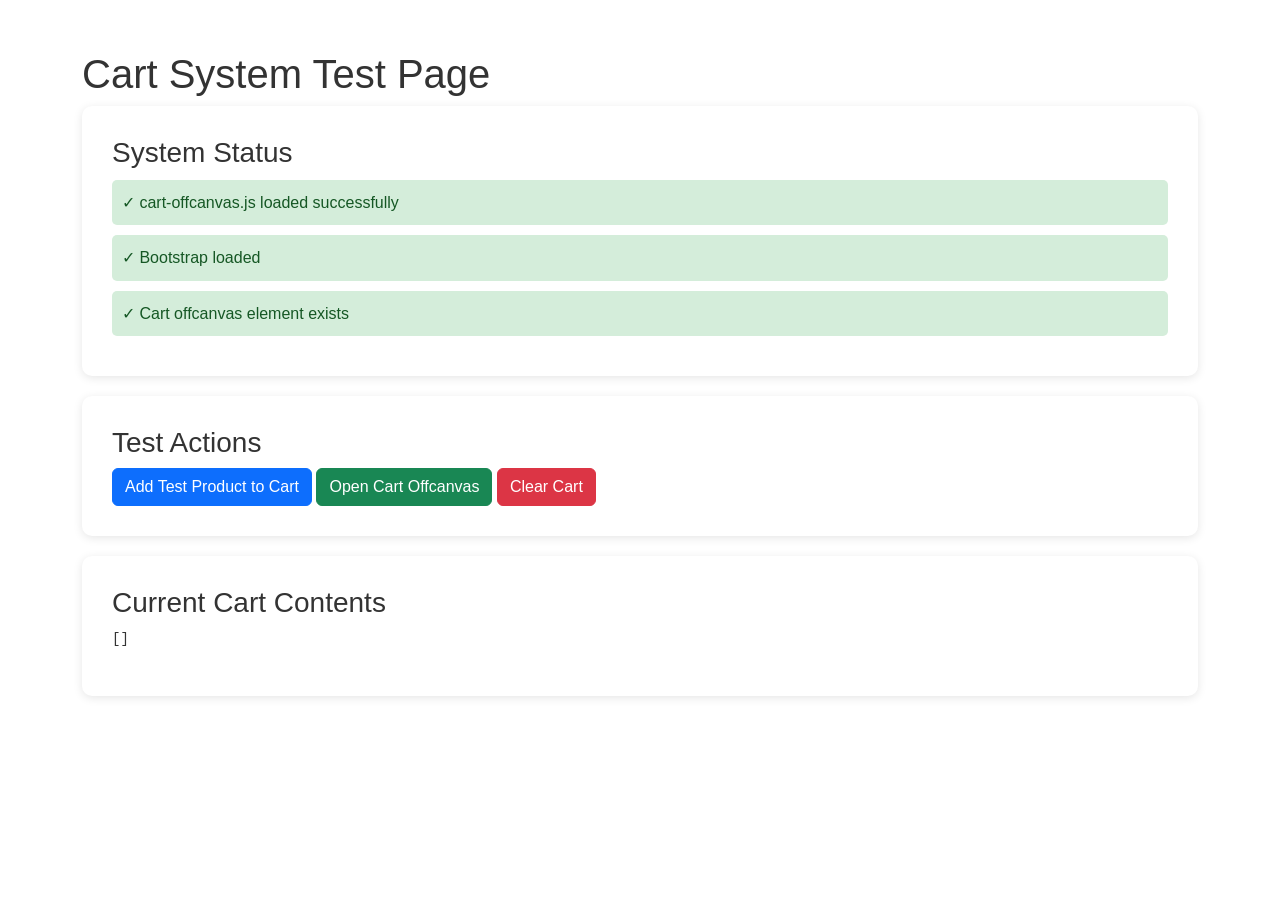
<file: test-cart.html>
<!DOCTYPE html>
<html lang="en">
<head>
    <meta charset="UTF-8">
    <meta name="viewport" content="width=device-width, initial-scale=1.0">
    <title>Test Cart System</title>
    <link href="https://cdn.jsdelivr.net/npm/bootstrap@5.3.0/dist/css/bootstrap.min.css" rel="stylesheet">
    <link rel="stylesheet" href="https://cdnjs.cloudflare.com/ajax/libs/font-awesome/6.4.0/css/all.min.css">
    <link rel="stylesheet" href="static/css/styles.css">
    <style>
        body {
            padding: 50px;
        }
        .test-section {
            background: white;
            padding: 30px;
            border-radius: 10px;
            box-shadow: 0 2px 10px rgba(0,0,0,0.1);
            margin-bottom: 20px;
        }
        .status {
            padding: 10px;
            border-radius: 5px;
            margin: 10px 0;
        }
        .status.success {
            background: #d4edda;
            color: #155724;
        }
        .status.error {
            background: #f8d7da;
            color: #721c24;
        }
    </style>
</head>
<body>
    <div class="container">
        <h1>Cart System Test Page</h1>
        
        <div class="test-section">
            <h3>System Status</h3>
            <div id="statusContainer"></div>
        </div>
        
        <div class="test-section">
            <h3>Test Actions</h3>
            <button class="btn btn-primary" onclick="testAddToCart()">Add Test Product to Cart</button>
            <button class="btn btn-success" onclick="openCartOffcanvas()">Open Cart Offcanvas</button>
            <button class="btn btn-danger" onclick="clearTestCart()">Clear Cart</button>
        </div>
        
        <div class="test-section">
            <h3>Current Cart Contents</h3>
            <pre id="cartContents"></pre>
        </div>
    </div>

    <!-- Cart Offcanvas -->
    <div class="offcanvas offcanvas-end cart-offcanvas" tabindex="-1" id="cartOffcanvas">
        <div class="offcanvas-header">
            <h5 class="offcanvas-title"><i class="fas fa-shopping-cart"></i> Shopping Cart</h5>
            <button type="button" class="btn-close" data-bs-dismiss="offcanvas"></button>
        </div>
        <div class="offcanvas-body">
            <div id="cartOffcanvasItems" class="cart-offcanvas-items-container"></div>
        </div>
        <div class="cart-offcanvas-footer">
            <div class="cart-summary">
                <div class="cart-summary-row">
                    <span>Subtotal:</span>
                    <span id="cartOffcanvasSubtotal">₹0</span>
                </div>
                <div class="cart-summary-row">
                    <span>Delivery:</span>
                    <span id="cartOffcanvasDelivery">₹50</span>
                </div>
                <div class="cart-summary-row cart-total-row">
                    <span>Total:</span>
                    <span id="cartOffcanvasTotal">₹0</span>
                </div>
            </div>
            <div class="cart-actions">
                <button class="btn-clear-cart-offcanvas" id="cartOffcanvasClearBtn">
                    <i class="fas fa-trash"></i> Clear Cart
                </button>
                <button class="btn-checkout-offcanvas" id="cartOffcanvasCheckoutBtn">
                    Proceed to Checkout
                </button>
            </div>
        </div>
    </div>

    <script src="https://cdn.jsdelivr.net/npm/bootstrap@5.3.0/dist/js/bootstrap.bundle.min.js"></script>
    <script src="static/js/cart-offcanvas.js"></script>
    
    <script>
        // Test functions
        function testAddToCart() {
            const testProduct = {
                title: 'Test Mukhwas',
                price: '₹199',
                image: 'static/images/i1.png',
                quantity: 1,
                size: '100g'
            };
            
            let cart = JSON.parse(localStorage.getItem('cart')) || [];
            cart.push(testProduct);
            localStorage.setItem('cart', JSON.stringify(cart));
            
            updateStatus('Product added to cart!', 'success');
            displayCart();
        }
        
        function clearTestCart() {
            localStorage.removeItem('cart');
            updateStatus('Cart cleared!', 'success');
            displayCart();
        }
        
        function updateStatus(message, type) {
            const container = document.getElementById('statusContainer');
            const status = document.createElement('div');
            status.className = `status ${type}`;
            status.textContent = message;
            container.appendChild(status);
            
            setTimeout(() => {
                status.remove();
            }, 3000);
        }
        
        function displayCart() {
            const cart = JSON.parse(localStorage.getItem('cart')) || [];
            document.getElementById('cartContents').textContent = JSON.stringify(cart, null, 2);
        }
        
        // Check system status on load
        window.addEventListener('DOMContentLoaded', function() {
            const statusContainer = document.getElementById('statusContainer');
            
            // Check if cart-offcanvas.js loaded
            if (typeof openCartOffcanvas === 'function') {
                statusContainer.innerHTML += '<div class="status success">✓ cart-offcanvas.js loaded successfully</div>';
            } else {
                statusContainer.innerHTML += '<div class="status error">✗ cart-offcanvas.js NOT loaded</div>';
            }
            
            // Check if Bootstrap is loaded
            if (typeof bootstrap !== 'undefined') {
                statusContainer.innerHTML += '<div class="status success">✓ Bootstrap loaded</div>';
            } else {
                statusContainer.innerHTML += '<div class="status error">✗ Bootstrap NOT loaded</div>';
            }
            
            // Check if offcanvas element exists
            if (document.getElementById('cartOffcanvas')) {
                statusContainer.innerHTML += '<div class="status success">✓ Cart offcanvas element exists</div>';
            } else {
                statusContainer.innerHTML += '<div class="status error">✗ Cart offcanvas element NOT found</div>';
            }
            
            // Display current cart
            displayCart();
        });
    </script>
</body>
</html>
</file>
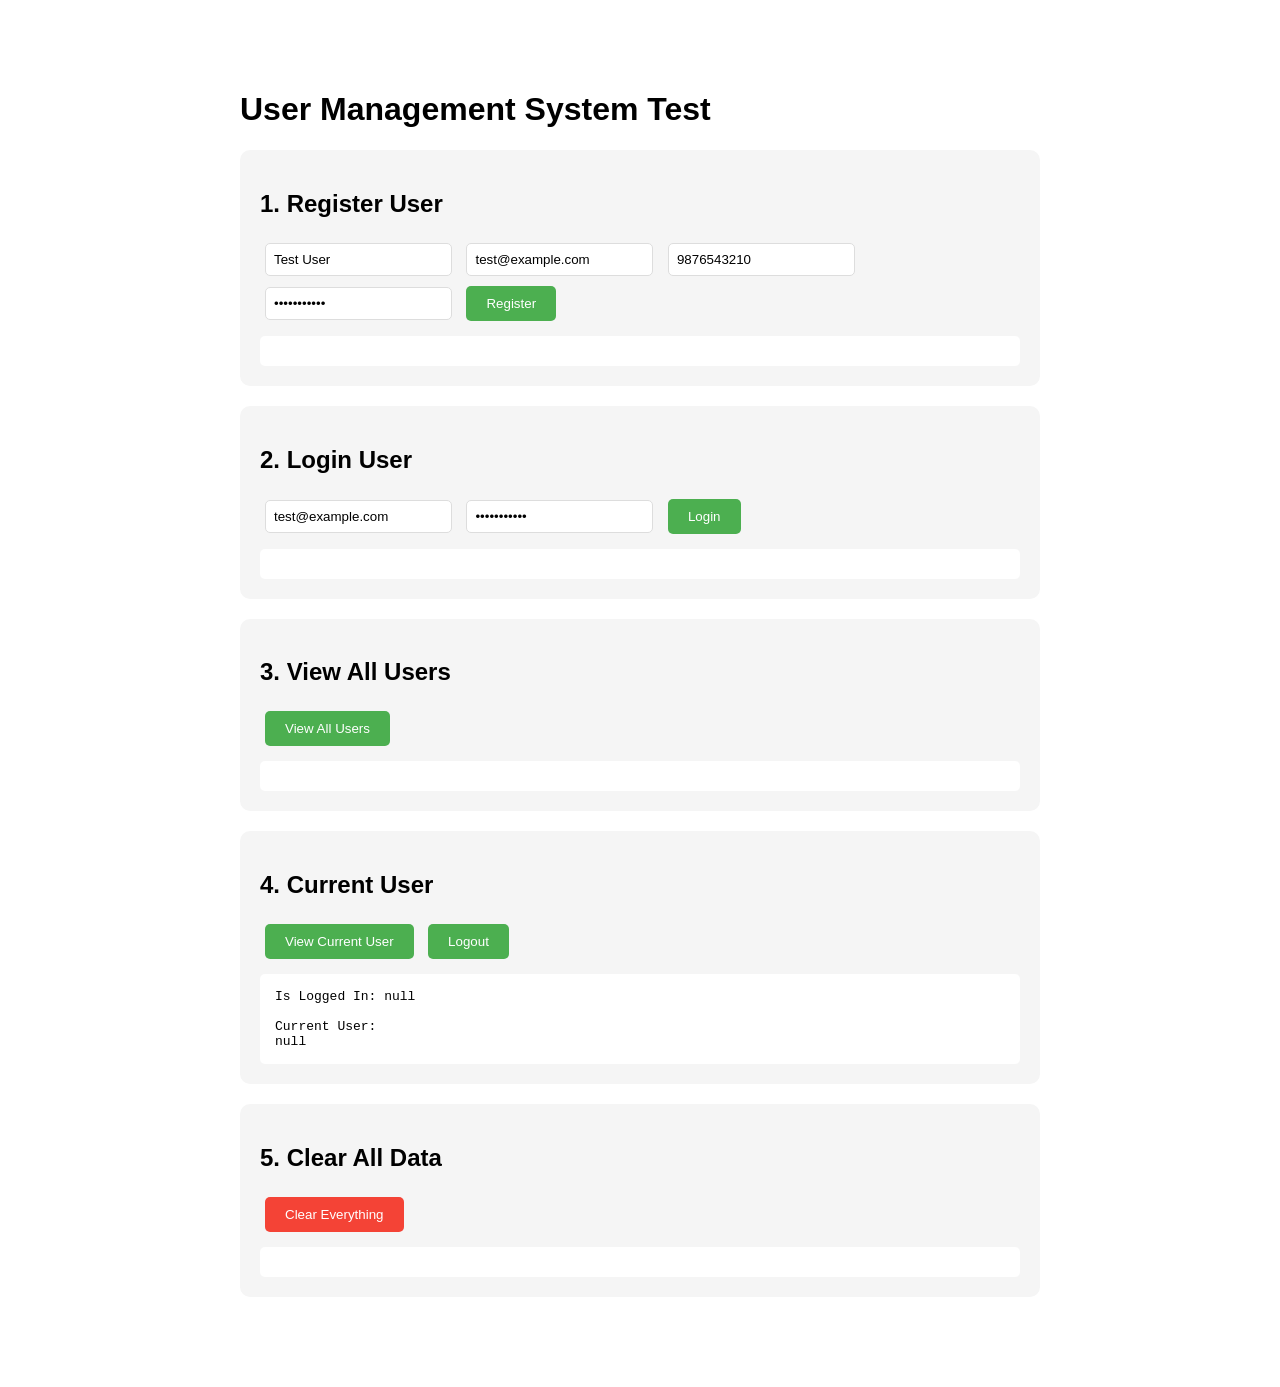
<file: test-user-system.html>
<!DOCTYPE html>
<html lang="en">
<head>
    <meta charset="UTF-8">
    <meta name="viewport" content="width=device-width, initial-scale=1.0">
    <title>Test User System</title>
    <style>
        body {
            font-family: Arial, sans-serif;
            max-width: 800px;
            margin: 50px auto;
            padding: 20px;
        }
        .section {
            background: #f5f5f5;
            padding: 20px;
            margin: 20px 0;
            border-radius: 10px;
        }
        button {
            background: #4CAF50;
            color: white;
            padding: 10px 20px;
            border: none;
            border-radius: 5px;
            cursor: pointer;
            margin: 5px;
        }
        button:hover {
            background: #45a049;
        }
        .output {
            background: white;
            padding: 15px;
            margin-top: 10px;
            border-radius: 5px;
            white-space: pre-wrap;
            font-family: monospace;
        }
        input {
            padding: 8px;
            margin: 5px;
            border: 1px solid #ddd;
            border-radius: 5px;
        }
    </style>
</head>
<body>
    <h1>User Management System Test</h1>
    
    <div class="section">
        <h2>1. Register User</h2>
        <input type="text" id="regName" placeholder="Full Name" value="Test User">
        <input type="email" id="regEmail" placeholder="Email" value="test@example.com">
        <input type="tel" id="regPhone" placeholder="Phone" value="9876543210">
        <input type="password" id="regPassword" placeholder="Password" value="password123">
        <button onclick="testRegister()">Register</button>
        <div class="output" id="regOutput"></div>
    </div>

    <div class="section">
        <h2>2. Login User</h2>
        <input type="email" id="loginEmail" placeholder="Email" value="test@example.com">
        <input type="password" id="loginPassword" placeholder="Password" value="password123">
        <button onclick="testLogin()">Login</button>
        <div class="output" id="loginOutput"></div>
    </div>

    <div class="section">
        <h2>3. View All Users</h2>
        <button onclick="viewAllUsers()">View All Users</button>
        <div class="output" id="usersOutput"></div>
    </div>

    <div class="section">
        <h2>4. Current User</h2>
        <button onclick="viewCurrentUser()">View Current User</button>
        <button onclick="testLogout()">Logout</button>
        <div class="output" id="currentUserOutput"></div>
    </div>

    <div class="section">
        <h2>5. Clear All Data</h2>
        <button onclick="clearAllData()" style="background: #f44336;">Clear Everything</button>
        <div class="output" id="clearOutput"></div>
    </div>

    <script src="static/js/user-management.js"></script>
    <script>
        function testRegister() {
            const userData = {
                fullName: document.getElementById('regName').value,
                email: document.getElementById('regEmail').value,
                phone: document.getElementById('regPhone').value,
                password: document.getElementById('regPassword').value
            };
            
            const result = registerUser(userData);
            document.getElementById('regOutput').textContent = JSON.stringify(result, null, 2);
        }

        function testLogin() {
            const email = document.getElementById('loginEmail').value;
            const password = document.getElementById('loginPassword').value;
            
            const result = loginUser(email, password);
            document.getElementById('loginOutput').textContent = JSON.stringify(result, null, 2);
        }

        function viewAllUsers() {
            const users = getAllUsers();
            document.getElementById('usersOutput').textContent = JSON.stringify(users, null, 2);
        }

        function viewCurrentUser() {
            const user = getCurrentUser();
            const isLoggedIn = localStorage.getItem('isLoggedIn');
            document.getElementById('currentUserOutput').textContent = 
                'Is Logged In: ' + isLoggedIn + '\n\n' +
                'Current User:\n' + JSON.stringify(user, null, 2);
        }

        function testLogout() {
            const result = logoutUser();
            document.getElementById('currentUserOutput').textContent = JSON.stringify(result, null, 2);
        }

        function clearAllData() {
            localStorage.removeItem('usersDB');
            localStorage.removeItem('currentUser');
            localStorage.removeItem('isLoggedIn');
            document.getElementById('clearOutput').textContent = 'All data cleared! Refresh the page.';
        }

        // Auto-load current user on page load
        window.onload = function() {
            viewCurrentUser();
        };
    </script>
</body>
</html>
</file>
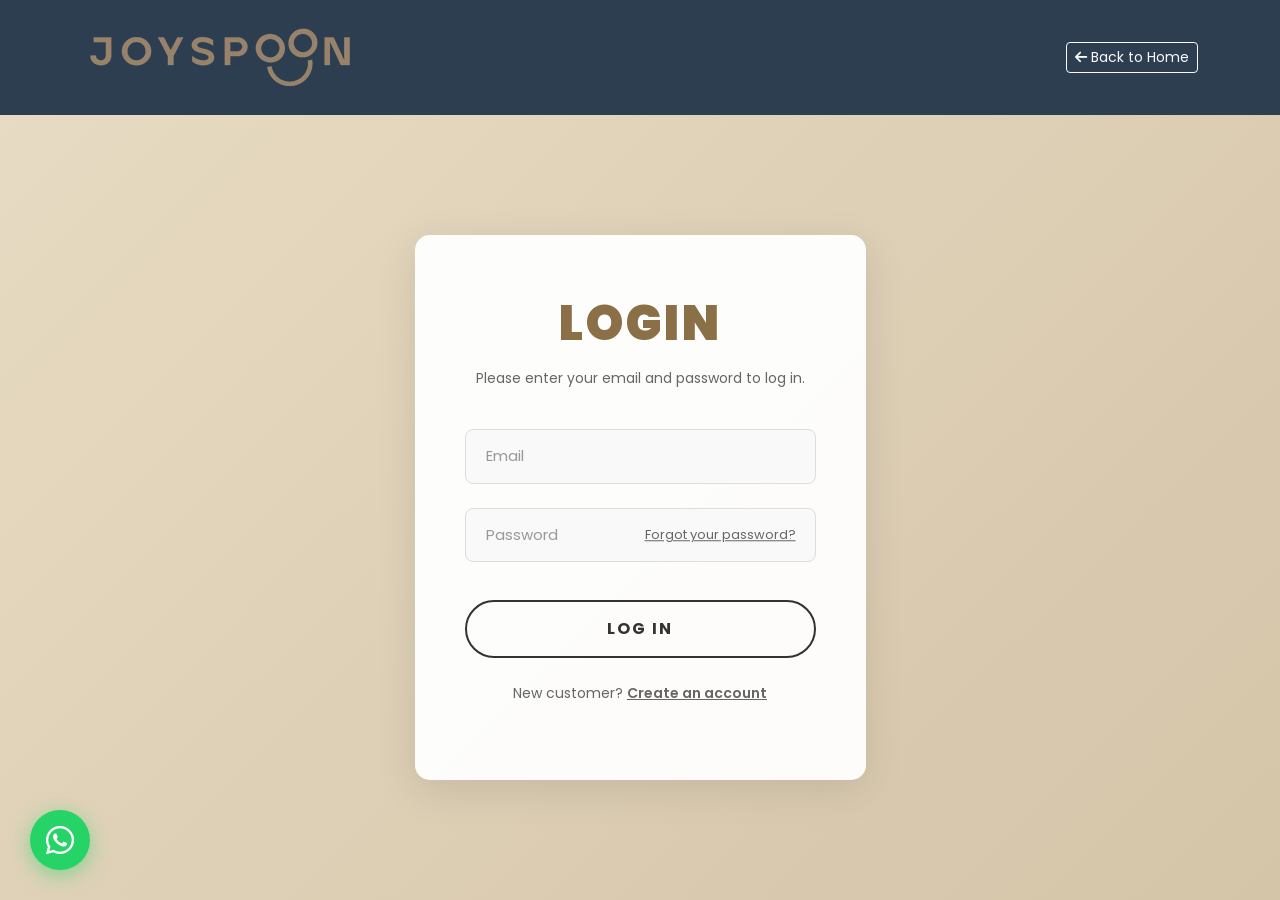
<file: pages/login.html>
<!DOCTYPE html>
<html lang="en">
  <head>
    <meta charset="UTF-8" />
    <meta name="viewport" content="width=device-width, initial-scale=1.0" />
    <title>Login - JoyeSpoon</title>

    <!-- Bootstrap CSS -->
    <link
      href="https://cdn.jsdelivr.net/npm/bootstrap@5.3.0/dist/css/bootstrap.min.css"
      rel="stylesheet"
    />

    <!-- Font Awesome -->
    <link
      rel="stylesheet"
      href="https://cdnjs.cloudflare.com/ajax/libs/font-awesome/6.4.0/css/all.min.css"
    />

    <!-- Google Fonts -->
    <link
      href="https://fonts.googleapis.com/css2?family=Poppins:wght@300;400;600;700;800;900&display=swap"
      rel="stylesheet"
    />

    <!-- Login CSS -->
    <link rel="stylesheet" href="../static/css/login.css" />
  </head>
  <body>
    <!-- Top Navigation Bar -->
    <nav class="navbar navbar-expand-lg navbar-dark bg-dark">
      <div class="container">
        <a class="navbar-brand" href="../index.html">
          <span class="brand-text"><img src="../static/images/joyspoonicon.avif"></span>
        </a>
        <button
          class="btn btn-outline-light btn-sm"
          onclick="window.location.href='../index.html'"
        >
          <i class="fas fa-arrow-left"></i> Back to Home
        </button>
      </div>
    </nav>

    <!-- Login Section -->
    <section class="login-section">
      <div class="container">
        <div class="row justify-content-center">
          <div class="col-lg-5 col-md-7">
            <div class="login-card">
              <h1 class="login-title">LOGIN</h1>
              <p class="login-subtitle">
                Please enter your email and password to log in.
              </p>

              <form id="loginForm" class="login-form">
                <div class="form-group mb-4">
                  <input
                    type="email"
                    class="form-control"
                    id="email"
                    placeholder="Email"
                    required
                  />
                </div>

                <div class="form-group mb-2 position-relative">
                  <input
                    type="password"
                    class="form-control"
                    id="password"
                    placeholder="Password"
                    required
                  />
                  <a href="#" class="forgot-password">Forgot your password?</a>
                </div>

                <button type="submit" class="btn btn-login">LOG IN</button>

                <div class="signup-link">
                  <p>
                    New customer? <a href="signup.html">Create an account</a>
                  </p>
                </div>
              </form>
            </div>
          </div>
        </div>
      </div>
    </section>

    <!-- WhatsApp Float Button -->
    <a href="https://wa.me/9558326324" class="whatsapp-float" target="_blank">
      <i class="fab fa-whatsapp"></i>
    </a>

    <!-- Bootstrap JS -->
    <script src="https://cdn.jsdelivr.net/npm/bootstrap@5.3.0/dist/js/bootstrap.bundle.min.js"></script>

    <!-- User Management System -->
    <script src="../static/js/user-management.js"></script>

    <!-- Login Script -->
    <script>
      // Verify user management system is loaded
      console.log('User management system loaded:', typeof loginUser !== 'undefined');
      console.log('All users in DB:', getAllUsers());

      // Handle login form submission
      document
        .getElementById('loginForm')
        .addEventListener('submit', function (e) {
          e.preventDefault();

          const email = document.getElementById('email').value.trim();
          const password = document.getElementById('password').value;

          console.log('=== LOGIN ATTEMPT ===');
          console.log('Email:', email);
          console.log('Password length:', password.length);
          console.log('Users in database:', getAllUsers().length);

          // Check if user management system is available
          if (typeof loginUser !== 'function') {
            console.error('ERROR: loginUser function not found!');
            alert('System error: User management not loaded. Please refresh the page.');
            return;
          }

          // Login user using user management system
          const result = loginUser(email, password);
          
          console.log('Login result:', result);
          
          if (!result.success) {
            console.log('Login failed:', result.message);
            alert(result.message);
            if (result.message.includes('sign up')) {
              setTimeout(() => {
                window.location.href = 'signup.html';
              }, 1500);
            }
            return;
          }

          // Verify login was successful
          const isLoggedIn = localStorage.getItem('isLoggedIn');
          const currentUser = localStorage.getItem('currentUser');
          
          console.log('Login successful!');
          console.log('isLoggedIn in localStorage:', isLoggedIn);
          console.log('currentUser in localStorage:', currentUser);

          // Show success message
          alert('Login successful! Welcome back, ' + result.user.fullName + '!');
          
          console.log('Redirecting to homepage in 500ms...');
          
          // Redirect to home page with shorter delay
          setTimeout(() => {
            console.log('Executing redirect now...');
            window.location.replace('../index.html');
          }, 500);
        });

      // Handle forgot password
      document
        .querySelector('.forgot-password')
        .addEventListener('click', function (e) {
          e.preventDefault();
          const email = prompt(
            'Please enter your email address to reset password:'
          );

          if (email) {
            const user = getUserByEmail(email);
            if (user) {
              alert('Password reset link would be sent to: ' + email + '\n\nFor demo purposes, your password is: ' + user.password);
            } else {
              alert('Email not found. Please check and try again.');
            }
          }
        });

      // Debug: Log page load
      console.log('Login page loaded');
      console.log('Current login status:', localStorage.getItem('isLoggedIn'));
    </script>
  </body>
</html>
</file>
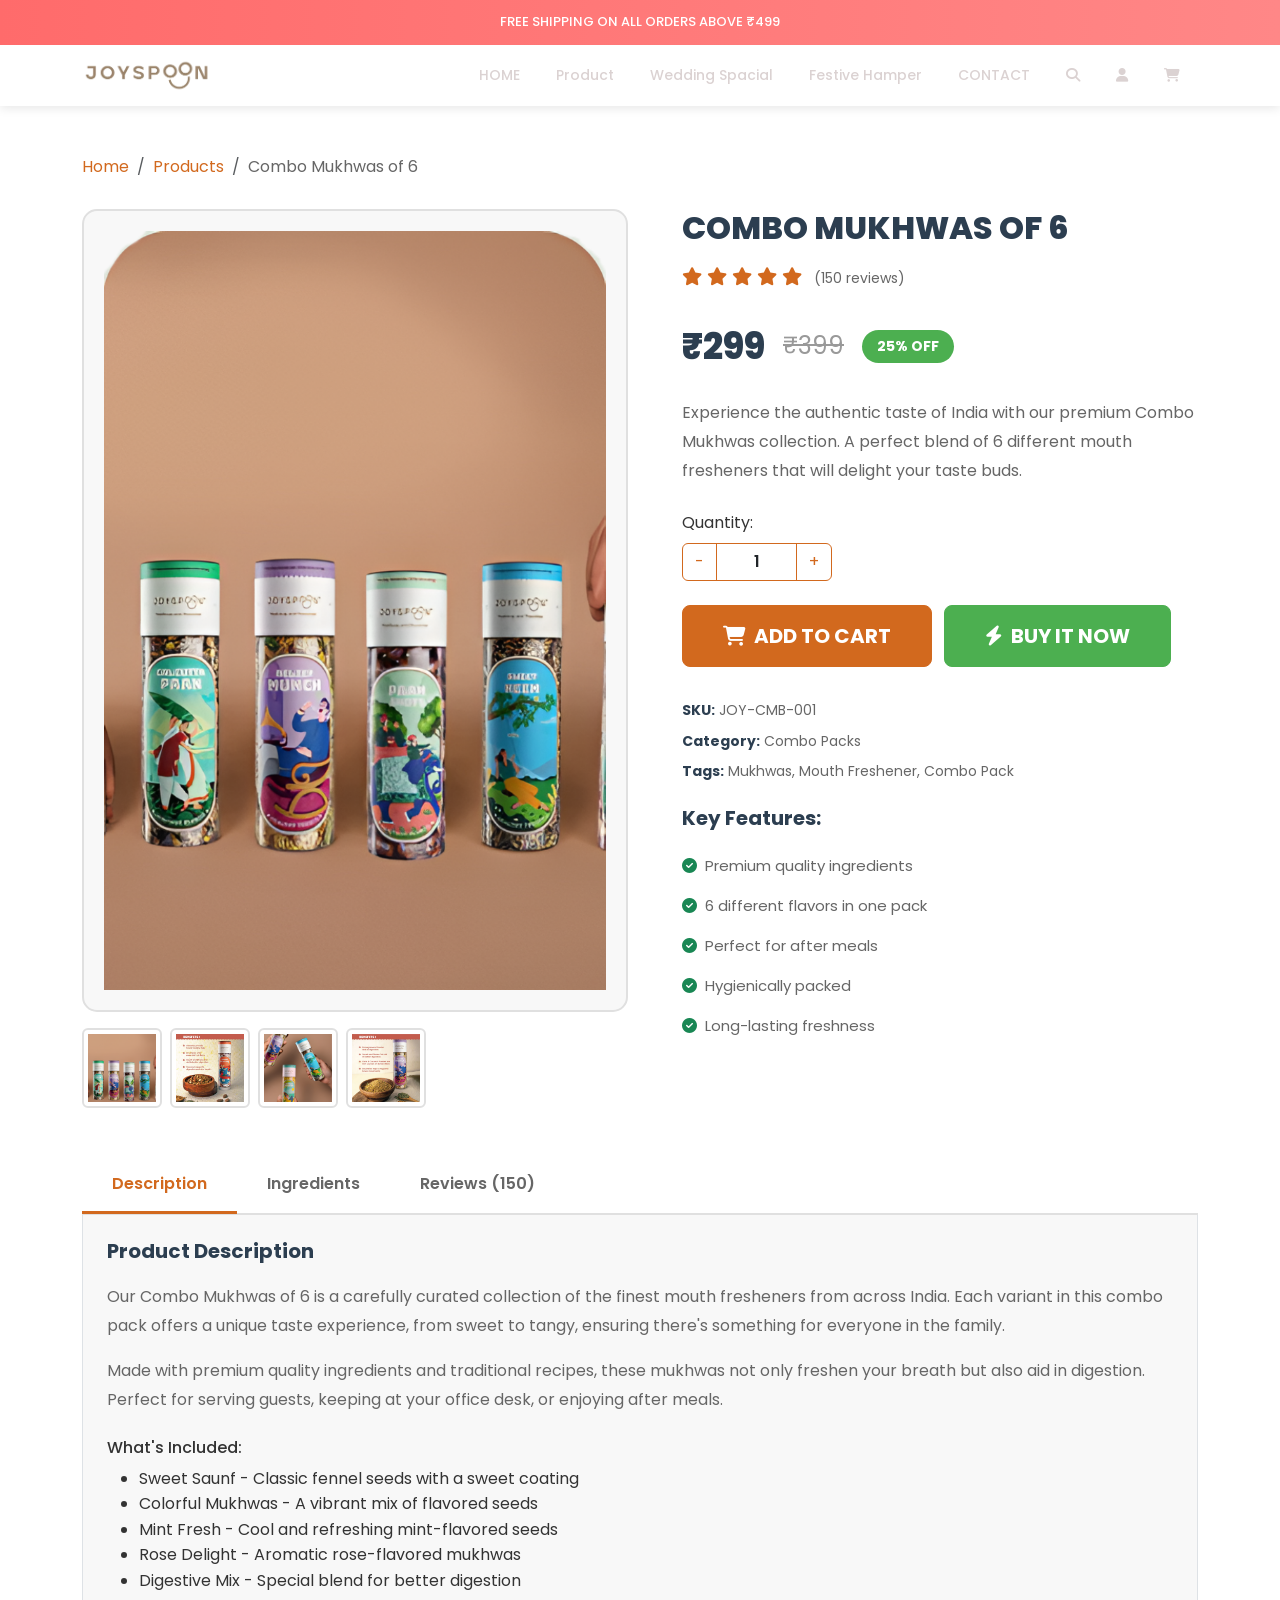
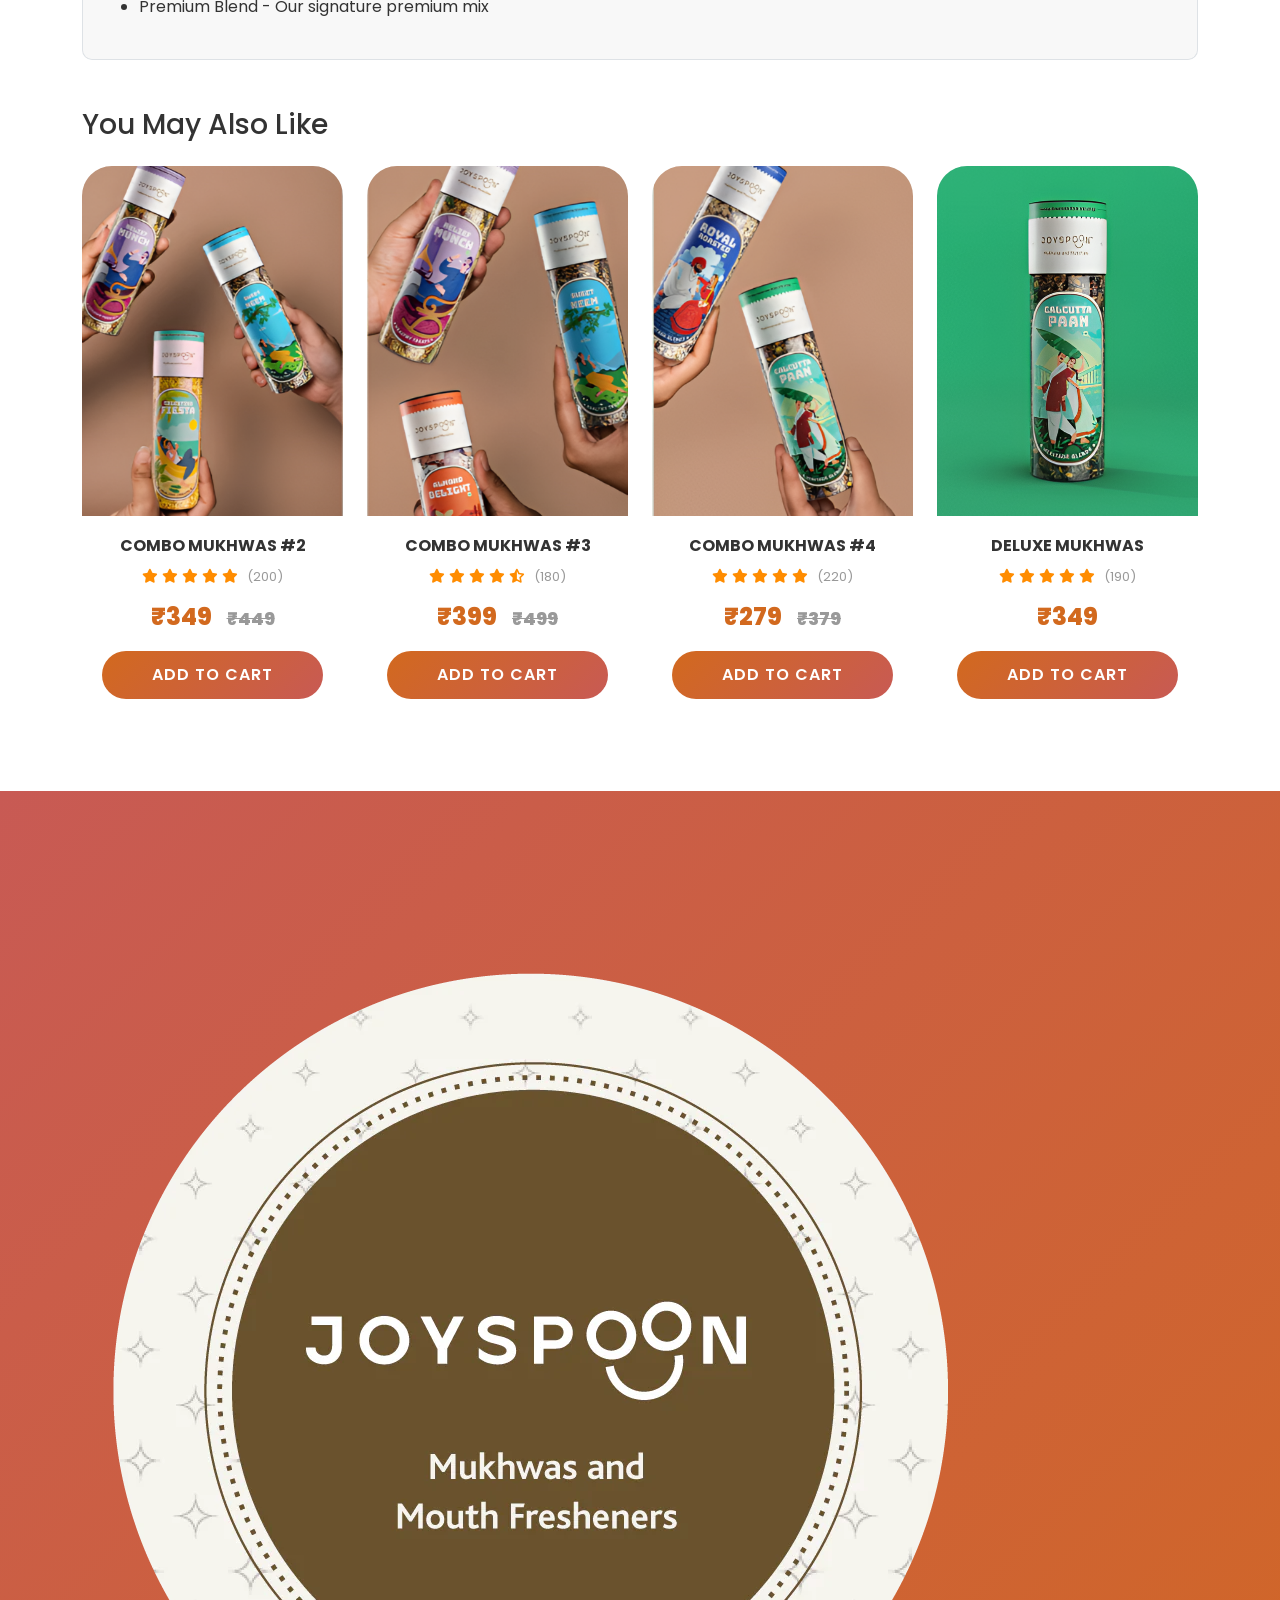
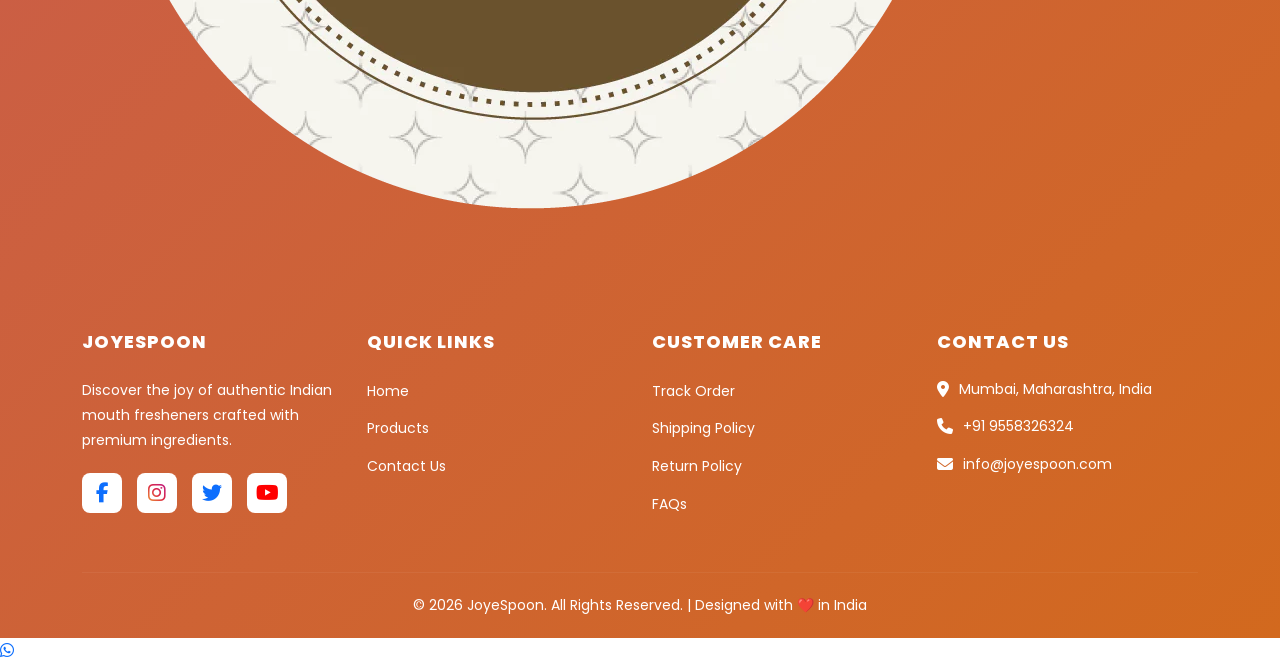
<file: pages/product-detail.html>
<!DOCTYPE html>
<html lang="en">

<head>
  <meta charset="UTF-8" />
  <meta name="viewport" content="width=device-width, initial-scale=1.0" />
  <title>COMBO MUKHWAS OF 6 - JoyeSpoon</title>

  <!-- Bootstrap CSS -->
  <link href="https://cdn.jsdelivr.net/npm/bootstrap@5.3.0/dist/css/bootstrap.min.css" rel="stylesheet" />

  <!-- Font Awesome -->
  <link rel="stylesheet" href="https://cdnjs.cloudflare.com/ajax/libs/font-awesome/6.4.0/css/all.min.css" />

  <!-- Google Fonts -->
  <link href="https://fonts.googleapis.com/css2?family=Poppins:wght@300;400;600;700;800;900&display=swap"
    rel="stylesheet" />

  <!-- Custom CSS -->
  <link rel="stylesheet" href="../static/css/styles.css" />
</head>

<body>
  <!-- Top Banner -->
  <div class="announcement-bar">
    <p class="mb-0">FREE SHIPPING ON ALL ORDERS ABOVE ₹499</p>
  </div>

  <nav class="navbar navbar-expand-lg navbar-light bg-white sticky-top">
    <div class="container">
      <a class="navbar-brand" href="../index.html">
        <span class="brand-text"><img src="../static/images/joyspoonicon.avif"></span>
      </a>
      <button class="navbar-toggler" type="button" data-bs-toggle="collapse" data-bs-target="#navbarNav">
        <span class="navbar-toggler-icon"></span>
      </button>
      <div class="collapse navbar-collapse" id="navbarNav">
        <ul class="navbar-nav ms-auto">
          <li class="nav-item">
            <a class="nav-link" href="../index.html#home">HOME</a>
          </li>
          <li class="nav-item">
            <a class="nav-link" href="products.html">Product</a>
          </li>
          <li class="nav-item">
            <a class="nav-link" href="Wedding.html">Wedding Spacial</a>
          </li>
          <li class="nav-item">
            <a class="nav-link" href="../index.html#festive-hamper">Festive Hamper</a>
          </li>
          <li class="nav-item">
            <a class="nav-link" href="../index.html#contact">CONTACT</a>
          </li>
          <li class="nav-item">
            <a class="nav-link" href="#" id="searchIcon"><i class="fas fa-search"></i></a>
          </li>
          <li class="nav-item">
            <a class="nav-link" href="login.html"><i class="fas fa-user"></i></a>
          </li>
          <li class="nav-item">
            <a class="nav-link" href="payment.html" id="cartIcon"><i class="fas fa-shopping-cart"></i></a>
          </li>
        </ul>
      </div>
    </div>
  </nav>

  <!-- Product Detail Section -->
  <section class="product-detail-section py-5">
    <div class="container">
      <!-- Breadcrumb -->
      <nav aria-label="breadcrumb" class="mb-4">
        <ol class="breadcrumb">
          <li class="breadcrumb-item"><a href="../index.html">Home</a></li>
          <li class="breadcrumb-item"><a href="products.html">Products</a></li>
          <li class="breadcrumb-item active" aria-current="page">Combo Mukhwas of 6</li>
        </ol>
      </nav>

      <div class="row">
        <!-- Product Images -->
        <div class="col-lg-6">
          <div class="product-detail-images">
            <div class="main-image mb-3">
              <img src="../static/images/i1.png" alt="COMBO MUKHWAS OF 6" id="mainProductImage" class="img-fluid">
            </div>
            <div class="thumbnail-images d-flex gap-2">
              <img src="../static/images/i1.png" alt="Thumbnail 1" class="img-thumbnail" onclick="changeImage('i1.png')">
              <img src="../static/images/i2.webp" alt="Thumbnail 2" class="img-thumbnail" onclick="changeImage('i2.webp')">
              <img src="../static/images/i3.png" alt="Thumbnail 3" class="img-thumbnail" onclick="changeImage('i3.png')">
              <img src="../static/images/i4.webp" alt="Thumbnail 4" class="img-thumbnail" onclick="changeImage('i4.webp')">
            </div>
          </div>
        </div>

        <!-- Product Info -->
        <div class="col-lg-6">
          <div class="product-detail-info">
            <h1 class="product-detail-title">COMBO MUKHWAS OF 6</h1>
            
            <div class="product-detail-rating mb-3">
              <div class="rating d-inline-block">
                <i class="fas fa-star"></i>
                <i class="fas fa-star"></i>
                <i class="fas fa-star"></i>
                <i class="fas fa-star"></i>
                <i class="fas fa-star"></i>
              </div>
              <span class="ms-2">(150 reviews)</span>
            </div>

            <div class="product-detail-price mb-4">
              <span class="current-price">₹299</span>
              <span class="old-price ms-2">₹399</span>
              <span class="discount-badge ms-2">25% OFF</span>
            </div>

            <p class="product-short-description mb-4">
              Experience the authentic taste of India with our premium Combo Mukhwas collection. 
              A perfect blend of 6 different mouth fresheners that will delight your taste buds.
            </p>

            <!-- Quantity Selector -->
            <div class="quantity-selector mb-4">
              <label class="form-label">Quantity:</label>
              <div class="input-group" style="width: 150px;">
                <button class="btn btn-outline-secondary" type="button" onclick="decreaseQty()">-</button>
                <input type="text" class="form-control text-center" value="1" id="quantity" readonly>
                <button class="btn btn-outline-secondary" type="button" onclick="increaseQty()">+</button>
              </div>
            </div>

            <!-- Action Buttons -->
            <div class="product-actions mb-4">
              <button class="btn btn-primary btn-lg me-2 mb-2">
                <i class="fas fa-shopping-cart me-2"></i>ADD TO CART
              </button>
              <button class="btn btn-success btn-lg mb-2">
                <i class="fas fa-bolt me-2"></i>BUY IT NOW
              </button>
            </div>

            <div class="product-meta mb-4">
              <p class="mb-2"><strong>SKU:</strong> JOY-CMB-001</p>
              <p class="mb-2"><strong>Category:</strong> Combo Packs</p>
              <p class="mb-2"><strong>Tags:</strong> Mukhwas, Mouth Freshener, Combo Pack</p>
            </div>

            <!-- Product Features -->
            <div class="product-features">
              <h5 class="mb-3">Key Features:</h5>
              <ul class="feature-list">
                <li><i class="fas fa-check-circle text-success me-2"></i>Premium quality ingredients</li>
                <li><i class="fas fa-check-circle text-success me-2"></i>6 different flavors in one pack</li>
                <li><i class="fas fa-check-circle text-success me-2"></i>Perfect for after meals</li>
                <li><i class="fas fa-check-circle text-success me-2"></i>Hygienically packed</li>
                <li><i class="fas fa-check-circle text-success me-2"></i>Long-lasting freshness</li>
              </ul>
            </div>
          </div>
        </div>
      </div>

      <!-- Product Tabs -->
      <div class="row mt-5">
        <div class="col-12">
          <ul class="nav nav-tabs" id="productTab" role="tablist">
            <li class="nav-item" role="presentation">
              <button class="nav-link active" id="description-tab" data-bs-toggle="tab" data-bs-target="#description" 
                type="button" role="tab">Description</button>
            </li>
            <li class="nav-item" role="presentation">
              <button class="nav-link" id="ingredients-tab" data-bs-toggle="tab" data-bs-target="#ingredients" 
                type="button" role="tab">Ingredients</button>
            </li>
            <li class="nav-item" role="presentation">
              <button class="nav-link" id="reviews-tab" data-bs-toggle="tab" data-bs-target="#reviews" 
                type="button" role="tab">Reviews (150)</button>
            </li>
          </ul>
          <div class="tab-content p-4 border border-top-0" id="productTabContent">
            <div class="tab-pane fade show active" id="description" role="tabpanel">
              <h5>Product Description</h5>
              <p>
                Our Combo Mukhwas of 6 is a carefully curated collection of the finest mouth fresheners from across India. 
                Each variant in this combo pack offers a unique taste experience, from sweet to tangy, ensuring there's 
                something for everyone in the family.
              </p>
              <p>
                Made with premium quality ingredients and traditional recipes, these mukhwas not only freshen your breath 
                but also aid in digestion. Perfect for serving guests, keeping at your office desk, or enjoying after meals.
              </p>
              <h6 class="mt-4">What's Included:</h6>
              <ul>
                <li>Sweet Saunf - Classic fennel seeds with a sweet coating</li>
                <li>Colorful Mukhwas - A vibrant mix of flavored seeds</li>
                <li>Mint Fresh - Cool and refreshing mint-flavored seeds</li>
                <li>Rose Delight - Aromatic rose-flavored mukhwas</li>
                <li>Digestive Mix - Special blend for better digestion</li>
                <li>Premium Blend - Our signature premium mix</li>
              </ul>
            </div>
            <div class="tab-pane fade" id="ingredients" role="tabpanel">
              <h5>Ingredients</h5>
              <p><strong>Common Ingredients:</strong></p>
              <ul>
                <li>Fennel Seeds (Saunf)</li>
                <li>Sugar</li>
                <li>Natural Food Colors</li>
                <li>Natural Flavors</li>
                <li>Menthol</li>
                <li>Rose Extract</li>
                <li>Cardamom</li>
                <li>Mint Extract</li>
              </ul>
              <p class="mt-3"><strong>Allergen Information:</strong> May contain traces of nuts. Manufactured in a facility that processes tree nuts.</p>
              <p><strong>Storage:</strong> Store in a cool, dry place away from direct sunlight.</p>
            </div>
            <div class="tab-pane fade" id="reviews" role="tabpanel">
              <h5>Customer Reviews</h5>
              <div class="review-item mb-4 pb-3 border-bottom">
                <div class="d-flex justify-content-between mb-2">
                  <div>
                    <strong>Priya Sharma</strong>
                    <div class="rating">
                      <i class="fas fa-star"></i>
                      <i class="fas fa-star"></i>
                      <i class="fas fa-star"></i>
                      <i class="fas fa-star"></i>
                      <i class="fas fa-star"></i>
                    </div>
                  </div>
                  <small class="text-muted">2 days ago</small>
                </div>
                <p>Excellent quality! All six flavors are amazing. My family loves it. Highly recommended!</p>
              </div>
              <div class="review-item mb-4 pb-3 border-bottom">
                <div class="d-flex justify-content-between mb-2">
                  <div>
                    <strong>Rajesh Kumar</strong>
                    <div class="rating">
                      <i class="fas fa-star"></i>
                      <i class="fas fa-star"></i>
                      <i class="fas fa-star"></i>
                      <i class="fas fa-star"></i>
                      <i class="fas fa-star"></i>
                    </div>
                  </div>
                  <small class="text-muted">1 week ago</small>
                </div>
                <p>Great combo pack! Perfect for gifting. The packaging is also very nice.</p>
              </div>
              <div class="review-item mb-4 pb-3 border-bottom">
                <div class="d-flex justify-content-between mb-2">
                  <div>
                    <strong>Anita Desai</strong>
                    <div class="rating">
                      <i class="fas fa-star"></i>
                      <i class="fas fa-star"></i>
                      <i class="fas fa-star"></i>
                      <i class="fas fa-star"></i>
                      <i class="fas fa-star-half-alt"></i>
                    </div>
                  </div>
                  <small class="text-muted">2 weeks ago</small>
                </div>
                <p>Very good product. Fresh and tasty. Will order again!</p>
              </div>
            </div>
          </div>
        </div>
      </div>

      <!-- Related Products -->
      <div class="row mt-5">
        <div class="col-12">
          <h3 class="mb-4">You May Also Like</h3>
        </div>
        <div class="col-lg-3 col-md-6 mb-4">
          <div class="product-card">
            <div class="product-image">
              <img src="../static/images/i3.png" alt="Product" class="product-img-main" />
            </div>
            <div class="product-info">
              <h5>COMBO MUKHWAS #2</h5>
              <div class="rating">
                <i class="fas fa-star"></i>
                <i class="fas fa-star"></i>
                <i class="fas fa-star"></i>
                <i class="fas fa-star"></i>
                <i class="fas fa-star"></i>
                <span>(200)</span>
              </div>
              <p class="price">₹349 <span class="old-price">₹449</span></p>
              <button class="btn btn-add-cart">ADD TO CART</button>
            </div>
          </div>
        </div>
        <div class="col-lg-3 col-md-6 mb-4">
          <div class="product-card">
            <div class="product-image">
              <img src="../static/images/i5.png" alt="Product" class="product-img-main" />
            </div>
            <div class="product-info">
              <h5>COMBO MUKHWAS #3</h5>
              <div class="rating">
                <i class="fas fa-star"></i>
                <i class="fas fa-star"></i>
                <i class="fas fa-star"></i>
                <i class="fas fa-star"></i>
                <i class="fas fa-star-half-alt"></i>
                <span>(180)</span>
              </div>
              <p class="price">₹399 <span class="old-price">₹499</span></p>
              <button class="btn btn-add-cart">ADD TO CART</button>
            </div>
          </div>
        </div>
        <div class="col-lg-3 col-md-6 mb-4">
          <div class="product-card">
            <div class="product-image">
              <img src="../static/images/i7.png" alt="Product" class="product-img-main" />
            </div>
            <div class="product-info">
              <h5>COMBO MUKHWAS #4</h5>
              <div class="rating">
                <i class="fas fa-star"></i>
                <i class="fas fa-star"></i>
                <i class="fas fa-star"></i>
                <i class="fas fa-star"></i>
                <i class="fas fa-star"></i>
                <span>(220)</span>
              </div>
              <p class="price">₹279 <span class="old-price">₹379</span></p>
              <button class="btn btn-add-cart">ADD TO CART</button>
            </div>
          </div>
        </div>
        <div class="col-lg-3 col-md-6 mb-4">
          <div class="product-card">
            <div class="product-image">
              <img src="../static/images/i12.png" alt="DELUXE MUKHWAS" class="product-img-main" />
            </div>
            <div class="product-info">
              <h5>DELUXE MUKHWAS</h5>
              <div class="rating">
                <i class="fas fa-star"></i>
                <i class="fas fa-star"></i>
                <i class="fas fa-star"></i>
                <i class="fas fa-star"></i>
                <i class="fas fa-star"></i>
                <span>(190)</span>
              </div>
              <p class="price">₹349</p>
              <button class="btn btn-add-cart">ADD TO CART</button>
            </div>
          </div>
        </div>
      </div>
    </div>
  </section>

  <!-- Footer -->
  <footer class="footer" id="contact">
    <div class="footer-logo-container">
      <img src="../static/images/logo.webp" alt="JoyeSpoon Logo" class="footer-logo">
    </div>
    <div class="container">
      <div class="row g-4">
        <div class="col-lg-3 col-md-6">
          <h5 class="footer-title">JOYESPOON</h5>
          <p>
            Discover the joy of authentic Indian mouth fresheners crafted with
            premium ingredients.
          </p>
          <div class="social-links">
            <a href="#"><i class="fab fa-facebook-f"></i></a>
            <a href="#"><i class="fab fa-instagram"></i></a>
            <a href="#"><i class="fab fa-twitter"></i></a>
            <a href="#"><i class="fab fa-youtube"></i></a>
          </div>
        </div>
        <div class="col-lg-3 col-md-6">
          <h5 class="footer-title">QUICK LINKS</h5>
          <ul class="footer-links">
            <li><a href="../index.html#home">Home</a></li>
            <li><a href="products.html">Products</a></li>
            <li><a href="../index.html#contact">Contact Us</a></li>
          </ul>
        </div>
        <div class="col-lg-3 col-md-6">
          <h5 class="footer-title">CUSTOMER CARE</h5>
          <ul class="footer-links">
            <li><a href="#">Track Order</a></li>
            <li><a href="#">Shipping Policy</a></li>
            <li><a href="#">Return Policy</a></li>
            <li><a href="#">FAQs</a></li>
          </ul>
        </div>
        <div class="col-lg-3 col-md-6">
          <h5 class="footer-title">CONTACT US</h5>
          <ul class="footer-contact">
            <li>
              <i class="fas fa-map-marker-alt"></i> Mumbai, Maharashtra, India
            </li>
            <li><i class="fas fa-phone"></i> +91 9558326324</li>
            <li><i class="fas fa-envelope"></i> info@joyespoon.com</li>
          </ul>
        </div>
      </div>
      <hr class="footer-divider" />
      <div class="footer-bottom">
        <p>
          &copy; 2026 JoyeSpoon. All Rights Reserved. | Designed with ❤️ in
          India
        </p>
      </div>
    </div>
  </footer>

  <!-- Scroll to Top Button -->
  <button class="scroll-top" id="scrollTop">
    <i class="fas fa-arrow-up"></i>
  </button>

  <!-- Bootstrap JS -->
  <script src="https://cdn.jsdelivr.net/npm/bootstrap@5.3.0/dist/js/bootstrap.bundle.min.js"></script>

  <!-- Custom JS -->
  <script src="../static/js/script.js"></script>

  <!-- Product Detail JS -->
  <script>
    // Change main image on thumbnail click
    function changeImage(imageSrc) {
      document.getElementById('mainProductImage').src = imageSrc;
    }

    // Quantity controls
    function increaseQty() {
      let qty = parseInt(document.getElementById('quantity').value);
      document.getElementById('quantity').value = qty + 1;
    }

    function decreaseQty() {
      let qty = parseInt(document.getElementById('quantity').value);
      if (qty > 1) {
        document.getElementById('quantity').value = qty - 1;
      }
    }
  </script>

  <!-- WhatsApp Float Button -->
  <a href="https://wa.me/9558326324" class="whatsapp-float" target="_blank">
    <i class="fab fa-whatsapp"></i>
  </a>
</body>

</html>
</file>
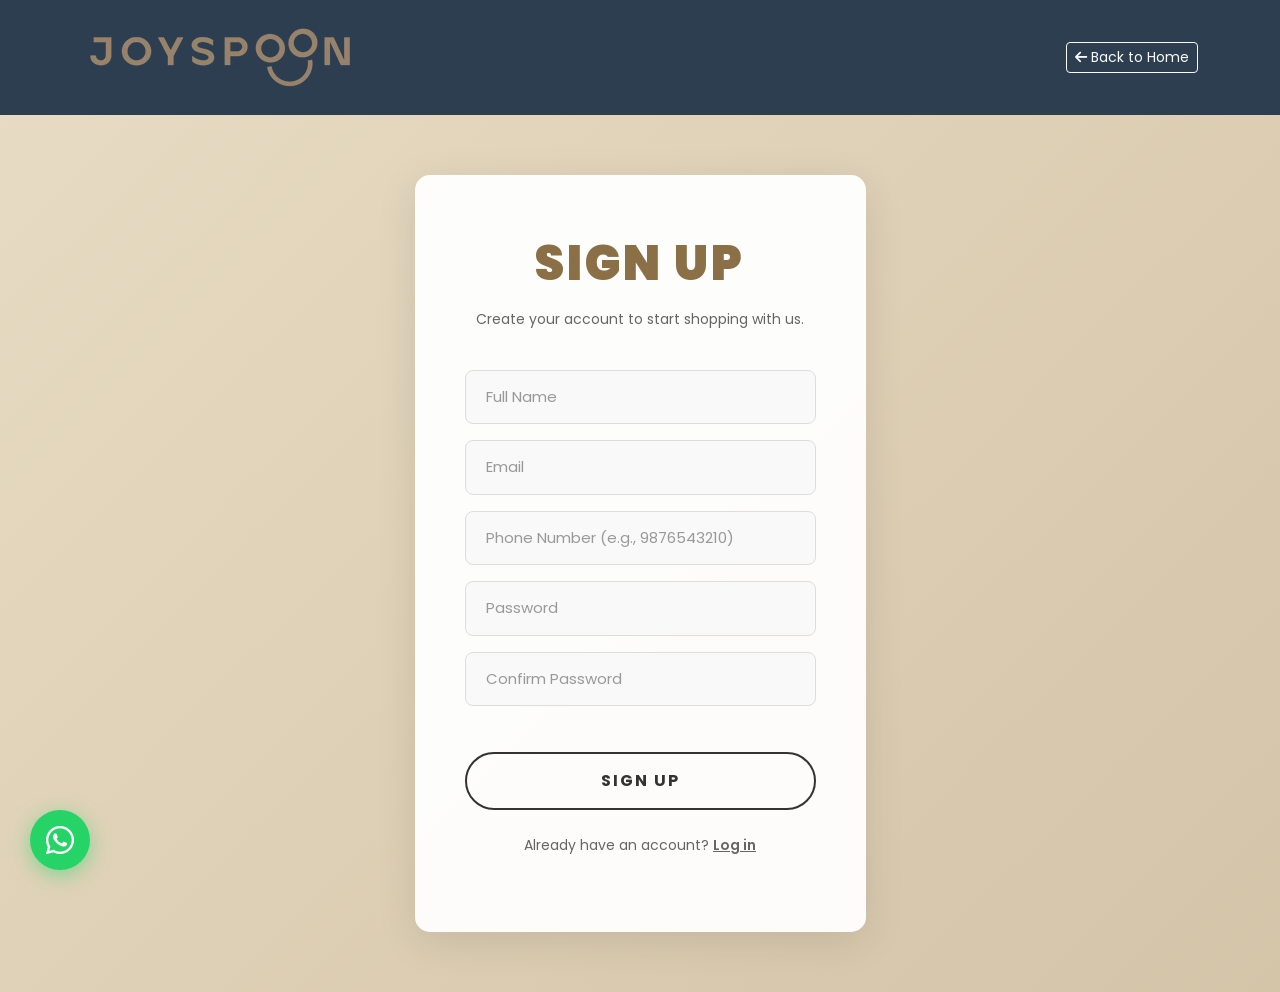
<file: pages/signup.html>
<!DOCTYPE html>
<html lang="en">
  <head>
    <meta charset="UTF-8" />
    <meta name="viewport" content="width=device-width, initial-scale=1.0" />
    <title>Sign Up - JoyeSpoon</title>

    <!-- Bootstrap CSS -->
    <link
      href="https://cdn.jsdelivr.net/npm/bootstrap@5.3.0/dist/css/bootstrap.min.css"
      rel="stylesheet"
    />

    <!-- Font Awesome -->
    <link
      rel="stylesheet"
      href="https://cdnjs.cloudflare.com/ajax/libs/font-awesome/6.4.0/css/all.min.css"
    />

    <!-- Google Fonts -->
    <link
      href="https://fonts.googleapis.com/css2?family=Poppins:wght@300;400;600;700;800;900&display=swap"
      rel="stylesheet"
    />

    <!-- Login CSS -->
    <link rel="stylesheet" href="../static/css/login.css" />
  </head>
  <body>
    <!-- Top Navigation Bar -->
    <nav class="navbar navbar-expand-lg navbar-dark bg-dark">
      <div class="container">
        <a class="navbar-brand" href="../index.html">
          <span class="brand-text"><img src="../static/images/joyspoonicon.avif"></span>
        </a>
        <button
          class="btn btn-outline-light btn-sm"
          onclick="window.location.href='../index.html'"
        >
          <i class="fas fa-arrow-left"></i> Back to Home
        </button>
      </div>
    </nav>

    <!-- Signup Section -->
    <section class="login-section">
      <div class="container">
        <div class="row justify-content-center">
          <div class="col-lg-5 col-md-7">
            <div class="login-card">
              <h1 class="login-title">SIGN UP</h1>
              <p class="login-subtitle">
                Create your account to start shopping with us.
              </p>

              <form id="signupForm" class="login-form">
                <div class="form-group mb-3">
                  <input
                    type="text"
                    class="form-control"
                    id="fullName"
                    placeholder="Full Name"
                    required
                  />
                </div>

                <div class="form-group mb-3">
                  <input
                    type="email"
                    class="form-control"
                    id="email"
                    placeholder="Email"
                    required
                  />
                </div>

                <div class="form-group mb-3">
                  <input
                    type="tel"
                    class="form-control"
                    id="phone"
                    placeholder="Phone Number (e.g., 9876543210)"
                    pattern="[6-9][0-9]{9}"
                    maxlength="10"
                    title="Phone number must be 10 digits and start with 6, 7, 8, or 9"
                    required
                  />
                </div>

                <div class="form-group mb-3">
                  <input
                    type="password"
                    class="form-control"
                    id="password"
                    placeholder="Password"
                    required
                  />
                </div>

                <div class="form-group mb-3">
                  <input
                    type="password"
                    class="form-control"
                    id="confirmPassword"
                    placeholder="Confirm Password"
                    required
                  />
                </div>

                <button type="submit" class="btn btn-login">SIGN UP</button>

                <div class="signup-link">
                  <p>
                    Already have an account? <a href="login.html">Log in</a>
                  </p>
                </div>
              </form>
            </div>
          </div>
        </div>
      </div>
    </section>

    <!-- WhatsApp Float Button -->
    <a href="https://wa.me/9558326324" class="whatsapp-float" target="_blank">
      <i class="fab fa-whatsapp"></i>
    </a>

    <!-- Bootstrap JS -->
    <script src="https://cdn.jsdelivr.net/npm/bootstrap@5.3.0/dist/js/bootstrap.bundle.min.js"></script>

    <!-- User Management System -->
    <script src="../static/js/user-management.js"></script>

    <!-- Signup Script -->
    <script>
      // Verify user management system is loaded
      console.log('User management system loaded:', typeof registerUser !== 'undefined');
      console.log('Current users in DB:', getAllUsers().length);

      // Handle signup form submission
      document
        .getElementById('signupForm')
        .addEventListener('submit', function (e) {
          e.preventDefault();

          const fullName = document.getElementById('fullName').value.trim();
          const email = document.getElementById('email').value.trim();
          const phone = document.getElementById('phone').value.trim();
          const password = document.getElementById('password').value;
          const confirmPassword = document.getElementById('confirmPassword').value;

          console.log('=== SIGNUP ATTEMPT ===');
          console.log('Full Name:', fullName);
          console.log('Email:', email);
          console.log('Phone:', phone);

          // Validate passwords match
          if (password !== confirmPassword) {
            alert('Passwords do not match. Please try again.');
            return;
          }

          // Validate phone number (must be 10 digits and start with 6-9)
          if (!/^[6-9]\d{9}$/.test(phone)) {
            alert('Please enter a valid 10-digit phone number starting with 6, 7, 8, or 9');
            return;
          }

          // Check if user management system is available
          if (typeof registerUser !== 'function') {
            console.error('ERROR: registerUser function not found!');
            alert('System error: User management not loaded. Please refresh the page.');
            return;
          }

          // Create user object (without address)
          const userData = {
            fullName: fullName,
            email: email,
            phone: phone,
            password: password
          };

          // Register user using user management system
          const result = registerUser(userData);
          
          console.log('Registration result:', result);
          
          if (!result.success) {
            alert(result.message);
            return;
          }

          // Verify user was saved
          console.log('Users after registration:', getAllUsers().length);
          console.log('New user created:', result.user);

          // Show success message
          alert(result.message + '\n\nYou will now be redirected to the login page.');
          
          // Redirect to login page
          console.log('Redirecting to login page...');
          setTimeout(() => {
            window.location.replace('login.html');
          }, 500);
        });
      
      // Real-time phone number validation
      document.getElementById('phone').addEventListener('input', function(e) {
        // Remove non-numeric characters
        this.value = this.value.replace(/\D/g, '');
        
        // Limit to 10 digits
        if (this.value.length > 10) {
          this.value = this.value.slice(0, 10);
        }
        
        // Visual feedback for invalid first digit
        if (this.value.length > 0 && !/^[6-9]/.test(this.value)) {
          this.style.borderColor = '#ff4444';
          this.style.background = '#fff5f5';
        } else {
          this.style.borderColor = '';
          this.style.background = '';
        }
      });

      // Debug: Log page load
      console.log('Signup page loaded');
    </script>
  </body>
</html>
</file>
<file: static/css/styles.css>
/* Global Styles */
* {
    margin: 0;
    padding: 0;
    box-sizing: border-box;
}

html {
    width: 100%;
    overflow-x: hidden;
}

body {
    font-family: 'Poppins', sans-serif;
    color: #333;
    line-height: 1.6;
    overflow-x: hidden;
    margin: 0;
    padding: 0;
    width: 100%;
}

/* Color Variables */
:root {
    --primary-orange: #D2691E;
    --primary-red: #C85A54;
    --navy-blue: #2C3E50;
    --light-beige: #F5F1E8;
    --purple: #7B68BE;
    --green: #4CAF50;
    --dark-text: #333;
}

/* Top Announcement Bar */
.announcement-bar {
    background: linear-gradient(90deg, #ff6b6b 0%, #ff8787 100%);
    color: white;
    text-align: center;
    padding: 12px 20px;
    font-size: 13px;
    font-weight: 500;
    position: sticky;
    top: 0;
    z-index: 1000;
}

/* Navigation */
.navbar {
    background: white;
    box-shadow: 0 2px 10px rgba(0, 0, 0, 0.1);
    padding: 8px 0;
    position: sticky;
    top: 44px;
    z-index: 999;
}

.navbar-brand img {
    height: 35px;
}

.navbar-nav .nav-link {
    color: #dbd2d2;
    font-weight: 500;
    margin: 0 10px;
    padding: 5px 0;
    font-size: 14px;
    transition: color 0.3s;
    position: relative;
}

.navbar-nav .nav-link:hover {
    color: #ff6b6b;
}

.navbar-nav .nav-link::after {
    content: '';
    position: absolute;
    width: 0;
    height: 2px;
    bottom: 0;
    left: 0;
    background-color: #ff6b6b;
    transition: width 0.3s;
}

.navbar-nav .nav-link:hover::after {
    width: 100%;
}

.navbar-icons {
    display: flex;
    align-items: center;
    gap: 15px;
}

.navbar-icons i {
    font-size: 16px;
    color: #333;
    cursor: pointer;
    transition: color 0.3s;
}

.navbar-icons i:hover {
    color: #ff6b6b;
}

/* Hero Section */
/* Hero Image Section */
.hero-image-section {
    position: relative;
    overflow: hidden;
    width: 100%;
}

.hero-image-container {
    width: 100%;
    height: 350px;
    position: relative;
    overflow: hidden;
}

.hero-main-image {
    width: 100%;
    height: 100%;
    display: block;
    object-fit: cover;
    object-position: center;
}

@media (max-width: 1200px) {
    .hero-image-container {
        height: 450px;
    }
}

@media (max-width: 992px) {
    .hero-image-container {
        height: 400px;
    }
}

@media (max-width: 768px) {
    .hero-image-container {
        height: 350px;
    }
}

@media (max-width: 576px) {
    .hero-image-container {
        height: 300px;
    }
}

.hero-slide {
    background: linear-gradient(135deg, #8B2635, #C85A54);
    padding: 100px 0;
    color: white;
    min-height: 600px;
    display: flex;
    align-items: center;
}

.hero-slide-2 {
    background: linear-gradient(135deg, #E8DCC4, #D4C4A8);
    color: #333;
}

.hero-slide-3 {
    background: linear-gradient(135deg, #2C3E50, #34495e);
    color: white;
}

.hero-slide-title {
    font-size: 48px;
    font-weight: 900;
    margin-bottom: 20px;
    text-transform: uppercase;
    animation: fadeInUp 1s ease;
    line-height: 1.2;
}

.hero-slide-subtitle {
    font-size: 18px;
    font-weight: 400;
    margin-bottom: 30px;
    opacity: 0.95;
}

.btn-hero-slide {
    background: white;
    color: #8B2635;
    padding: 15px 50px;
    font-weight: 700;
    border: none;
    border-radius: 50px;
    transition: all 0.3s ease;
    text-transform: uppercase;
    letter-spacing: 1px;
    font-size: 16px;
}

.btn-hero-slide:hover {
    background: #D2691E;
    color: white;
    transform: translateY(-3px);
    box-shadow: 0 10px 25px rgba(0, 0, 0, 0.3);
}

.donation-progress {
    background: rgba(255, 255, 255, 0.15);
    padding: 25px;
    border-radius: 15px;
    display: inline-block;
    backdrop-filter: blur(10px);
}

.progress-stats {
    font-size: 48px;
    font-weight: 900;
    line-height: 1;
    margin-bottom: 10px;
}

.progress-number {
    color: white;
}

.progress-separator {
    color: rgba(255, 255, 255, 0.6);
    margin: 0 5px;
}

.progress-total {
    color: rgba(255, 255, 255, 0.8);
}

.progress-label {
    font-size: 14px;
    font-weight: 600;
    letter-spacing: 2px;
    margin: 0;
    opacity: 0.9;
}

.hero-section {
    background: linear-gradient(135deg, #E8DCC4, #D4C4A8);
    padding: 80px 0;
    color: #333;
    position: relative;
    overflow: hidden;
}

.hero-section::before {
    content: '';
    position: absolute;
    top: 0;
    left: 0;
    right: 0;
    bottom: 0;
    background: url('data:image/svg+xml,<svg xmlns="http://www.w3.org/2000/svg" viewBox="0 0 1440 320"><path fill="%23ffffff" fill-opacity="0.1" d="M0,96L48,112C96,128,192,160,288,160C384,160,480,128,576,122.7C672,117,768,139,864,144C960,149,1056,139,1152,122.7C1248,107,1344,85,1392,74.7L1440,64L1440,320L1392,320C1344,320,1248,320,1152,320C1056,320,960,320,864,320C768,320,672,320,576,320C480,320,384,320,288,320C192,320,96,320,48,320L0,320Z"></path></svg>') no-repeat bottom;
    background-size: cover;
}

.hero-content {
    position: relative;
    z-index: 2;
}

.hero-title {
    font-size: 48px;
    font-weight: 900;
    margin-bottom: 10px;
    text-transform: uppercase;
    animation: fadeInLeft 1s ease;
    color: #8B6F47;
}

.hero-subtitle {
    font-size: 36px;
    font-weight: 800;
    line-height: 1.3;
    margin-bottom: 30px;
    animation: fadeInLeft 1.2s ease;
    color: #333;
}

.hero-description {
    font-size: 18px;
    font-weight: 400;
    margin-bottom: 30px;
    opacity: 0.9;
}

.hero-social {
    display: flex;
    gap: 15px;
    margin-bottom: 30px;
    animation: fadeInLeft 1.4s ease;
}

.social-icon {
    width: 45px;
    height: 45px;
    background: #2C3E50;
    color: white;
    display: flex;
    align-items: center;
    justify-content: center;
    border-radius: 50%;
    transition: all 0.3s ease;
}

.social-icon:hover {
    background: #D2691E;
    color: white;
    transform: translateY(-5px);
}

.btn-hero {
    background: #2C3E50;
    color: white;
    padding: 15px 40px;
    font-weight: 700;
    border: none;
    border-radius: 50px;
    transition: all 0.3s ease;
    text-transform: uppercase;
    letter-spacing: 1px;
    animation: fadeInLeft 1.6s ease;
}

.btn-hero:hover {
    background: #D2691E;
    color: white;
    transform: translateY(-3px);
    box-shadow: 0 10px 25px rgba(0, 0, 0, 0.2);
}

.hero-image {
    position: relative;
    z-index: 2;
    animation: fadeInRight 1s ease;
}

.hero-image img {
    border-radius: 20px;
    box-shadow: 0 20px 50px rgba(0, 0, 0, 0.3);
}

/* Animations */
@keyframes fadeInLeft {
    from {
        opacity: 0;
        transform: translateX(-50px);
    }

    to {
        opacity: 1;
        transform: translateX(0);
    }
}

@keyframes fadeInRight {
    from {
        opacity: 0;
        transform: translateX(50px);
    }

    to {
        opacity: 1;
        transform: translateX(0);
    }
}

/* Section Title */
.section-title {
    font-size: 36px;
    font-weight: 800;
    color: #2C3E50;
    text-transform: uppercase;
    letter-spacing: 2px;
    position: relative;
    padding-bottom: 20px;
    z-index: 1;
}

.section-title::after {
    content: '';
    position: absolute;
    bottom: 0;
    left: 50%;
    transform: translateX(-50%);
    width: 100px;
    height: 4px;
    background: linear-gradient(135deg, #D2691E, #C85A54);
    border-radius: 2px;
}

/* Sections Styling */
.combos-section,
.premium-section,
.best-selling-section,
.gifting-section {
    background: white;
    position: relative;
    z-index: 1;
    padding-top: 60px !important;
    padding-bottom: 60px !important;
}

/* Product Cards */
.product-image {
    position: relative;
    overflow: hidden;
    height: 350px;
    background: #f8f8f8;
    border-top-left-radius: 30px;
    border-top-right-radius: 30px;
}

.product-img-main,
.product-img-hover {
    position: absolute;
    top: 0;
    left: 0;
    width: 100%;
    height: 100%;
    object-fit: cover;
    transition: opacity 0.4s ease;
}

.product-img-hover {
    opacity: 0;
}

.product-card:hover .product-img-main {
    opacity: 0;
}

.product-card:hover .product-img-hover {
    opacity: 1;
}

.product-card:hover .product-image img {
    transform: scale(1.05);
}


.product-badge {
    position: absolute;
    top: 15px;
    right: 15px;
    background: #4CAF50;
    color: white;
    padding: 5px 15px;
    border-radius: 20px;
    font-size: 12px;
    font-weight: 700;
    text-transform: uppercase;
    z-index: 1;
}

.product-badge.sale {
    background: #FF5722;
}

.product-info {
    padding: 20px;
    text-align: center;
}

.product-info h5 {
    font-size: 16px;
    font-weight: 700;
    color: #333;
    margin-bottom: 10px;
    text-transform: uppercase;
}

.rating {
    color: darkorange;
    font-size: 14px;
    margin-bottom: 10px;
}

.rating span {
    color: #999;
    font-size: 13px;
    margin-left: 5px;
}

.price {
    font-size: 24px;
    font-weight: 800;
    color: #D2691E;
    margin-bottom: 15px;
}

.old-price {
    font-size: 18px;
    color: #999;
    text-decoration: line-through;
    margin-left: 10px;
}

.btn-add-cart {
    background: linear-gradient(135deg, #D2691E, #C85A54);
    color: white;
    border: none;
    padding: 12px 30px;
    border-radius: 50px;
    font-weight: 600;
    text-transform: uppercase;
    letter-spacing: 1px;
    transition: all 0.3s ease;
    width: 100%;
}

.btn-add-cart:hover {
    background: linear-gradient(135deg, #C85A54, #B8442F);
    transform: translateY(-2px);
    box-shadow: 0 5px 15px rgba(0, 0, 0, 0.2);
}

/* Background Colors for Products */
.green-bg {
    background: linear-gradient(135deg, #4CAF50, #45a049);
}

.orange-bg {
    background: linear-gradient(135deg, #FF9800, #F57C00);
}

.blue-bg {
    background: linear-gradient(135deg, #2196F3, #1976D2);
}

/* Collection Cards */
.collection-card {
    height: 500px;
    overflow: hidden;
    position: relative;
    cursor: pointer;
    transition: all 0.3s ease;
}

.collection-card a {
    display: block;
    width: 100%;
    height: 100%;
}

.collection-card a img {
    width: 100%;
    height: 100%;
    object-fit: cover;
}

.collection-card:hover {
    transform: translateY(-10px);
    box-shadow: 0 20px 50px rgba(0, 0, 0, 0.3);
}

.deals-corner {
    background: url('i9.webp');
    background-size: cover;
    background-position: center;
}

.premium-mukhwas {
    background: url(i10.webp);
    background-size: cover;
    background-position: center;
}

.gift-friendly {
    background: url(i11.webp);
    background-size: cover;
    background-position: center;
}

.collection-overlay {
    position: absolute;
    top: 0;
    left: 0;
    right: 0;
    bottom: 0;
    display: flex;
    flex-direction: column;
    align-items: center;
    justify-content: center;
    color: white;
    padding: 30px;
}

.collection-overlay h3 {
    font-size: 42px;
    font-weight: 900;
    text-align: center;
    margin-bottom: 30px;
    line-height: 1.2;
    text-transform: uppercase;
    text-shadow: 2px 2px 4px rgba(0, 0, 0, 0.3);
}

.btn-collection {
    background: white;
    color: #333;
    border: none;
    padding: 15px 40px;
    border-radius: 50px;
    font-weight: 700;
    text-transform: uppercase;
    letter-spacing: 1px;
    transition: all 0.3s ease;
}

.btn-collection:hover {
    background: #2C3E50;
    color: white;
    transform: translateY(-3px);
    box-shadow: 0 10px 25px rgba(0, 0, 0, 0.3);
}

/* Newsletter Section */
.newsletter-section {
    background: linear-gradient(135deg, #C85A54, #D2691E);
    padding: 60px 0;
    margin: 60px 0;
}

.newsletter-content {
    max-width: 700px;
    margin: 0 auto;
}

.newsletter-text {
    color: white;
    font-size: 18px;
    margin-bottom: 30px;
    line-height: 1.8;
}

.btn-newsletter {
    background: white;
    color: #D2691E;
    border: none;
    padding: 15px 50px;
    border-radius: 50px;
    font-weight: 700;
    text-transform: uppercase;
    letter-spacing: 1px;
    transition: all 0.3s ease;
}

.btn-newsletter:hover {
    background: #2C3E50;
    color: white;
    transform: translateY(-3px);
    box-shadow: 0 10px 25px rgba(0, 0, 0, 0.3);
}

/* Shark Tank Section */
.shark-tank-section {
    background: linear-gradient(135deg, #2C3E50, #34495E);
    padding: 100px 0;
    color: white;
    position: relative;
    overflow: hidden;
}

.shark-tank-section::before {
    content: '';
    position: absolute;
    top: 0;
    left: 0;
    right: 0;
    bottom: 0;
    background: radial-gradient(circle at 20% 50%, rgba(210, 105, 30, 0.1) 0%, transparent 50%);
    pointer-events: none;
}

.shark-tank-image-card {
    position: relative;
    background: linear-gradient(135deg, #8B6F47, #6B5D47);
    border-radius: 30px;
    padding: 30px;
    box-shadow: 0 20px 60px rgba(0, 0, 0, 0.4);
    transition: transform 0.3s ease;
}

.shark-tank-image-card:hover {
    transform: translateY(-10px);
}

.image-badge {
    position: absolute;
    top: 20px;
    left: 20px;
    background: rgba(255, 255, 255, 0.95);
    color: #2C3E50;
    padding: 12px 20px;
    border-radius: 8px;
    font-size: 11px;
    font-weight: 800;
    text-transform: uppercase;
    letter-spacing: 0.5px;
    z-index: 2;
    box-shadow: 0 4px 15px rgba(0, 0, 0, 0.2);
}

.shark-tank-image-card img {
    border-radius: 20px;
    width: 100%;
    height: auto;
    display: block;
}

.shark-tank-content {
    padding-left: 60px;
    position: relative;
    z-index: 1;
}

.shark-tank-title {
    font-size: 56px;
    font-weight: 900;
    line-height: 1.1;
    margin-bottom: 0;
    text-transform: uppercase;
    letter-spacing: 2px;
    color: white;
    text-shadow: 2px 2px 4px rgba(0, 0, 0, 0.3);
}

@media (max-width: 991px) {
    .shark-tank-section {
        padding: 60px 0;
    }
    
    .shark-tank-image-card {
        margin-bottom: 40px;
        padding: 20px;
        border-radius: 20px;
    }
    
    .image-badge {
        font-size: 10px;
        padding: 10px 15px;
        top: 15px;
        left: 15px;
    }
    
    .shark-tank-content {
        padding-left: 0;
        text-align: center;
    }
    
    .shark-tank-title {
        font-size: 36px;
    }
}

@media (max-width: 767px) {
    .shark-tank-section {
        padding: 40px 0;
    }
    
    .shark-tank-image-card {
        padding: 15px;
        border-radius: 15px;
    }
    
    .image-badge {
        font-size: 9px;
        padding: 8px 12px;
        top: 10px;
        left: 10px;
    }
    
    .shark-tank-title {
        font-size: 28px;
        letter-spacing: 1px;
    }
}

/* Gifting Section */
.gift-card {
    background: white;
    border-radius: 15px;
    overflow: hidden;
    transition: all 0.3s ease;
    box-shadow: 0 5px 20px rgba(0, 0, 0, 0.1);
}

.gift-card:hover {
    transform: translateY(-10px);
    box-shadow: 0 15px 40px rgba(0, 0, 0, 0.2);
}

.gift-image {
    height: 300px;
    overflow: hidden;
}

.gift-image img {
    width: 100%;
    height: 100%;
    object-fit: cover;
    transition: transform 0.3s ease;
}

.gift-card:hover .gift-image img {
    transform: scale(1.1);
}

.gift-info {
    padding: 20px;
    text-align: center;
}

.gift-info h5 {
    font-size: 16px;
    font-weight: 700;
    color: #333;
    margin-bottom: 10px;
    text-transform: uppercase;
}

/* Ingredients Section */
.ingredients-section {
    background: linear-gradient(135deg, #F5F1E8, #E8DCC4);
    padding: 80px 0;
}

.ingredients-image img {
    box-shadow: 0 20px 50px rgba(0, 0, 0, 0.2);
}

.ingredients-title {
    font-size: 42px;
    font-weight: 900;
    color: #2C3E50;
    margin-bottom: 30px;
    line-height: 1.3;
    text-transform: uppercase;
}

.ingredients-text {
    font-size: 18px;
    color: #666;
    line-height: 1.8;
    margin-bottom: 30px;
}

.ingredient-icon {
    width: 80px;
    height: 80px;
    background: linear-gradient(135deg, #D2691E, #C85A54);
    border-radius: 50%;
    display: flex;
    align-items: center;
    justify-content: center;
    margin: 0 auto 20px;
    transition: all 0.3s ease;
}

.ingredient-icon:hover {
    transform: scale(1.1) rotate(10deg);
}

.ingredient-icon i {
    font-size: 32px;
    color: white;
}

/* Testimonials */
.testimonials-section {
    background: transparent;
    position: relative;
    padding-bottom: 30px !important;
}

.testimonials-section .carousel {
    background: #E8DCC4;
    border-radius: 30px;
    padding: 30px 20px;
}

.testimonials-section .carousel-inner {
    background: transparent;
}

.testimonials-section .carousel-item {
    background: transparent;
}

.testimonial-card {
    background: transparent;
    padding: 20px 10px;
    border-radius: 25px;
    border: none;
    transition: all 0.3s ease;
    height: 100%;
    text-align: center;
    display: flex;
    flex-direction: column;
    align-items: center;
    justify-content: center;
}

.testimonial-card:hover {
    transform: translateY(-5px);
    box-shadow: none;
    border: none;
}

.testimonial-card .rating {
    display: flex;
    justify-content: center;
    gap: 8px;
    margin-bottom: 30px;
}

.testimonial-card .rating i {
    font-size: 15px;
    color: #D2691E;
}

.testimonial-card p {
    font-size: 20px;
    line-height: 1.4;
    color: #333;
    margin-bottom: 20px;
    font-style: normal;
    font-weight: 600;
    max-width: 800px;
}

.testimonial-card .review-text {
    font-size: 15px;
    line-height: 1.6;
    color: #666;
    margin-bottom: 40px;
    font-style: normal;
    font-weight: 400;
    max-width: 700px;
}

.testimonial-card p {
    font-weight: 400;
    color: #999;
    font-size: 20px;
    margin-top: auto;
}

/* Testimonial Carousel Controls */
.testimonial-control-prev,
.testimonial-control-next {
    width: 40px;
    height: 40px;
    background: transparent;
    border: none;
    border-radius: 0;
    top: 50%;
    transform: translateY(-50%);
    opacity: 0.7;
    transition: all 0.3s ease;
}

.testimonial-control-prev {
    left: -20px;
}

.testimonial-control-next {
    right: -20px;
}

.testimonial-control-prev:hover,
.testimonial-control-next:hover {
    opacity: 1;
}

.carousel-control-prev-icon,
.carousel-control-next-icon {
    filter: invert(55%) sepia(45%) saturate(1000%) hue-rotate(340deg) brightness(90%) contrast(85%);
    width: 24px;
    height: 24px;
}

.testimonial-indicators {
    display: none;
}

@media (max-width: 991px) {
    .testimonial-control-prev {
        left: -15px;
    }
    
    .testimonial-control-next {
        right: -15px;
    }
}

@media (max-width: 767px) {
    .testimonial-control-prev,
    .testimonial-control-next {
        width: 35px;
        height: 35px;
    }
    
    .testimonial-control-prev {
        left: -10px;
    }
    
    .testimonial-control-next {
        right: -10px;
    }
    
    .carousel-control-prev-icon,
    .carousel-control-next-icon {
        width: 20px;
        height: 20px;
    }
    
    .testimonials-section {
        padding: 40px 0 !important;
    }
}

/* Platform Logos */
.platform-logos {
    padding: 40px 0;
}

.platform-logos a {
    display: inline-block;
    text-decoration: none;
}

.platform-logo {
    max-width: 120px;
    height: auto;
    opacity: 0.6;
    transition: all 0.3s ease;
    cursor: pointer;
}

.platform-logo:hover {
    filter: grayscale(0%);
    opacity: 1;
    transform: scale(1.1);
}

/* Store Section */
.store-card {
    border-radius: 15px;
    overflow: hidden;
    box-shadow: 0 5px 20px rgba(0, 0, 0, 0.1);
    transition: all 0.3s ease;
    height: 100%;
}

.store-card:hover {
    transform: translateY(-10px);
    box-shadow: 0 15px 40px rgba(0, 0, 0, 0.2);
}

.store-card img {
    width: 100%;
    height: 300px;
    object-fit: cover;
}

.store-info-card {
    background: linear-gradient(135deg, #2C3E50, #34495e);
    color: white;
    padding: 40px;
    height: 300px;
    display: flex;
    flex-direction: column;
    justify-content: center;
}

.store-info-card h4 {
    font-size: 24px;
    font-weight: 800;
    margin-bottom: 20px;
}

.store-info-card p {
    font-size: 14px;
    margin-bottom: 20px;
    line-height: 1.6;
}

.store-list {
    list-style: none;
    padding: 0;
}

.store-list li {
    margin-bottom: 10px;
    font-size: 14px;
}

/* Press Section */
.press-logos {
    padding: 40px 0;
}

.press-logo {
    max-width: 120px;
    height: auto;
    opacity: 0.6;
    transition: all 0.3s ease;
}

.press-logo:hover {
    filter: grayscale(0%);
    opacity: 1;
    transform: scale(1.1);
}

.press-badge {
    display: inline-block;
    background: linear-gradient(135deg, #D2691E, #C85A54);
    color: white;
    padding: 15px 30px;
    border-radius: 50px;
    font-weight: 700;
    font-size: 14px;
    text-transform: uppercase;
    letter-spacing: 1px;
}

/* Footer */
.footer {
    background: linear-gradient(135deg, #C85A54, #D2691E);
    color: white;
    padding: 60px 0 20px;
    width: 100%;
    margin: 0;
    position: relative;
    left: 0;
    right: 0;
}

.footer-logo-overlay {
    position: absolute;
    top: -100px;
    left: 60px;
    width: 200px;
    height: 200px;
    object-fit: contain;
    z-index: 10;
    background: white;
    border-radius: 50%;
    padding: 15px;
    box-shadow: 0 10px 30px rgba(0, 0, 0, 0.2);
}

@media (max-width: 768px) {
    .footer-logo-overlay {
        width: 120px;
        height: 120px;
        top: -60px;
        left: 20px;
    }
}

.footer-title {
    font-size: 18px;
    font-weight: 800;
    margin-bottom: 25px;
    text-transform: uppercase;
    letter-spacing: 1px;
}

.footer p {
    font-size: 14px;
    line-height: 1.8;
    margin-bottom: 20px;
}

.social-links {
    display: flex;
    gap: 15px;
}

.social-links a {
    width: 40px;
    height: 40px;
    display: flex;
    align-items: center;
    justify-content: center;
    border-radius: 8px;
    transition: all 0.3s ease;
    text-decoration: none;
    font-size: 20px;
    background: white;
}

.social-links a i {
    transition: transform 0.3s ease;
}

/* Instagram gradient */
.social-links a .fa-instagram {
    background: linear-gradient(45deg, #f09433 0%, #e6683c 25%, #dc2743 50%, #cc2366 75%, #bc1888 100%);
    -webkit-background-clip: text;
    -webkit-text-fill-color: transparent;
    background-clip: text;
}

/* YouTube red */
.social-links a .fa-youtube {
    color: #FF0000;
}

.social-links a:hover {
    text-decoration: none;
    transform: translateY(-2px);
    box-shadow: 0 4px 8px rgba(0, 0, 0, 0.2);
}

.social-links a:hover i {
    transform: scale(1.1);
}

.footer-links {
    list-style: none;
    padding: 0;
}

.footer-links li {
    margin-bottom: 12px;
}

.footer-links a {
    color: white;
    text-decoration: none;
    font-size: 14px;
    transition: all 0.3s ease;
}

.footer-links a:hover {
    color: #2C3E50;
    padding-left: 5px;
}

.footer-contact {
    list-style: none;
    padding: 0;
}

.footer-contact li {
    margin-bottom: 15px;
    font-size: 14px;
    display: flex;
    align-items: center;
    gap: 10px;
}

.footer-contact i {
    font-size: 16px;
}

.footer-divider {
    border-color: rgba(255, 255, 255, 0.2);
    margin: 40px 0 20px;
}

.footer-bottom {
    text-align: center;
}

.footer-bottom p {
    font-size: 14px;
    margin: 0;
}

/* Scroll to Top Button */
.scroll-top {
    position: fixed;
    bottom: 30px;
    right: 30px;
    width: 50px;
    height: 50px;
    background: linear-gradient(135deg, #D2691E, #C85A54);
    color: white;
    border: none;
    border-radius: 50%;
    font-size: 20px;
    cursor: pointer;
    opacity: 0;
    visibility: hidden;
    transition: all 0.3s ease;
    z-index: 1000;
}

.scroll-top.visible {
    opacity: 1;
    visibility: visible;
}

.scroll-top:hover {
    transform: translateY(-5px);
    box-shadow: 0 10px 25px rgba(0, 0, 0, 0.3);
}

/* Responsive Design */
@media (max-width: 991px) {
    .hero-title {
        font-size: 36px;
    }

    .hero-subtitle {
        font-size: 28px;
    }

    .section-title {
        font-size: 28px;
    }

    .collection-overlay h3 {
        font-size: 32px;
    }

    .shark-tank-title {
        font-size: 32px;
    }

    .shark-tank-content {
        padding-left: 0;
        margin-top: 30px;
    }

    .ingredients-title {
        font-size: 32px;
        margin-top: 30px;
    }
}

/* Search Drawer Styles */
.search-overlay {
    position: fixed;
    top: 0;
    left: 0;
    width: 100%;
    height: 100%;
    background: rgba(0, 0, 0, 0.5);
    z-index: 9998;
    opacity: 0;
    visibility: hidden;
    transition: all 0.3s ease;
}

.search-overlay.active {
    opacity: 1;
    visibility: visible;
}

.search-drawer {
    position: fixed;
    top: -100%;
    left: 0;
    width: 100%;
    max-height: 90vh;
    background: #F5F1E8;
    z-index: 9999;
    transition: top 0.4s ease;
    overflow-y: auto;
    box-shadow: 0 10px 40px rgba(0, 0, 0, 0.2);
}

.search-drawer.active {
    top: 0;
}

.search-header {
    background: white;
    padding: 20px;
    border-bottom: 1px solid #e0e0e0;
    position: sticky;
    top: 0;
    z-index: 10;
}

.search-input-container {
    display: flex;
    align-items: center;
    gap: 15px;
    max-width: 800px;
    margin: 0 auto;
}

.search-input-icon {
    font-size: 20px;
    color: #666;
}

.search-input {
    flex: 1;
    border: none;
    outline: none;
    font-size: 18px;
    font-family: 'Poppins', sans-serif;
    color: #333;
    background: transparent;
}

.search-input::placeholder {
    color: #999;
}

.search-close {
    width: 35px;
    height: 35px;
    border-radius: 50%;
    border: none;
    background: #f0f0f0;
    color: #666;
    cursor: pointer;
    display: flex;
    align-items: center;
    justify-content: center;
    transition: all 0.3s ease;
}

.search-close:hover {
    background: #e0e0e0;
    color: #333;
}

.search-body {
    padding: 40px 20px;
    max-width: 1200px;
    margin: 0 auto;
}

.search-section-title {
    font-size: 24px;
    font-weight: 700;
    color: #2C3E50;
    margin-bottom: 30px;
}

.categories-grid {
    display: grid;
    grid-template-columns: repeat(auto-fit, minmax(200px, 1fr));
    gap: 25px;
}

.category-card {
    text-decoration: none;
    transition: transform 0.3s ease;
}

.category-card:hover {
    transform: translateY(-5px);
}

.category-image {
    border-radius: 15px;
    overflow: hidden;
    height: 250px;
    display: flex;
    align-items: center;
    justify-content: center;
    margin-bottom: 15px;
    box-shadow: 0 5px 15px rgba(0, 0, 0, 0.1);
    transition: all 0.3s ease;
}

.category-card:hover .category-image {
    box-shadow: 0 10px 25px rgba(0, 0, 0, 0.15);
}

.category-image img {
    width: 100%;
    height: 100%;
    object-fit: cover;
}

.category-green {
    background: linear-gradient(135deg, #2ecc71, #27ae60);
}

.category-brown {
    background: linear-gradient(135deg, #d4a574, #c19a6b);
}

.category-pink {
    background: linear-gradient(135deg, #ec8b9e, #e17d8e);
}

.category-orange {
    background: linear-gradient(135deg, #f39c6b, #e88d5c);
}

.category-beige {
    background: linear-gradient(135deg, #e8c5a1, #d9b894);
}

/* Search Results */
.search-results {
    margin-bottom: 40px;
}

.search-result-item {
    display: flex;
    align-items: center;
    justify-content: space-between;
    padding: 15px 20px;
    background: white;
    border-radius: 10px;
    margin-bottom: 15px;
    cursor: pointer;
    transition: all 0.3s ease;
    border: 1px solid #e8e8e8;
}

.search-result-item:hover {
    transform: translateX(5px);
    box-shadow: 0 5px 15px rgba(0, 0, 0, 0.1);
    border-color: #D2691E;
}

.search-result-info {
    flex: 1;
}

.search-result-title {
    font-size: 16px;
    font-weight: 600;
    color: #333;
    margin-bottom: 5px;
}

.search-result-price {
    font-size: 18px;
    font-weight: 700;
    color: #D2691E;
}

.no-results {
    text-align: center;
    padding: 40px 20px;
    color: #999;
}

.no-results i {
    font-size: 48px;
    margin-bottom: 15px;
    display: block;
}

.category-title {
    font-size: 16px;
    font-weight: 600;
    color: #2C3E50;
    text-align: center;
    margin: 0;
}

@media (max-width: 767px) {
    .hero-section {
        padding: 50px 0;
    }

    .hero-title {
        font-size: 28px;
    }

    .hero-subtitle {
        font-size: 22px;
    }

    .section-title {
        font-size: 24px;
    }

    .collection-card {
        height: 300px;
    }

    .collection-overlay h3 {
        font-size: 24px;
    }

    .shark-tank-title {
        font-size: 24px;
    }

    .ingredients-title {
        font-size: 24px;
    }

    .product-image {
        height: 250px;
    }

    /* Search Drawer Mobile Styles */
    .search-drawer {
        max-height: 100vh;
    }

    .search-body {
        padding: 30px 15px;
    }

    .search-section-title {
        font-size: 20px;
        margin-bottom: 20px;
    }

    .categories-grid {
        grid-template-columns: repeat(2, 1fr);
        gap: 15px;
    }

    .category-image {
        height: 180px;
    }

    .category-title {
        font-size: 14px;
    }

    .search-input {
        font-size: 16px;
    }
}

/* Loading Animation */
@keyframes fadeIn {
    from {
        opacity: 0;
        transform: translateY(20px);
    }

    to {
        opacity: 1;
        transform: translateY(0);
    }
}

.combos-section .product-card,
.best-selling-section .product-card,
.gifting-section .gift-card {
    animation: fadeIn 0.6s ease forwards;
    opacity: 0;
}

.combos-section .product-card:nth-child(1) {
    animation-delay: 0.1s;
}

.combos-section .product-card:nth-child(2) {
    animation-delay: 0.2s;
}

.combos-section .product-card:nth-child(3) {
    animation-delay: 0.3s;
}

.combos-section .product-card:nth-child(4) {
    animation-delay: 0.4s;
}

/* Shopping Cart Drawer */
.cart-overlay {
    position: fixed;
    top: 0;
    left: 0;
    right: 0;
    bottom: 0;
    background: rgba(0, 0, 0, 0.5);
    z-index: 9998;
    opacity: 0;
    visibility: hidden;
    transition: all 0.3s ease;
}

.cart-overlay.active {
    opacity: 1;
    visibility: visible;
}

/* Products Page Styles */
.products-hero {
    background: linear-gradient(135deg, #F5E6D3 0%, #E8DCC4 25%, #D4C4A8 50%, #E8DCC4 75%, #F5E6D3 100%);
    padding: 80px 0;
    text-align: center;
    color: #333;
}

.products-hero-title {
    font-size: 48px;
    font-weight: 800;
    margin-bottom: 15px;
    letter-spacing: 2px;
}

.products-hero-subtitle {
    font-size: 18px;
    font-weight: 300;
    opacity: 0.9;
}

.all-products-section {
    background: #fff;
    min-height: 60vh;
}

.product-filters {
    margin-left: auto;
}

.product-filters .form-select {
    border: 2px solid #e0e0e0;
    border-radius: 10px;
    padding: 10px 20px;
    font-size: 14px;
    font-weight: 600;
    color: #2C3E50;
    cursor: pointer;
    transition: all 0.3s ease;
    min-width: 200px;
}

.product-filters .form-select:focus {
    border-color: #D2691E;
    box-shadow: 0 0 0 0.2rem rgba(210, 105, 30, 0.25);
}

@media (max-width: 768px) {
    .products-hero-title {
        font-size: 32px;
    }

    .products-hero-subtitle {
        font-size: 16px;
    }

    .products-hero {
        padding: 50px 0;
    }

    /* Hero Carousel Mobile Styles */
    .hero-slide {
        padding: 60px 0;
        min-height: 500px;
    }

    .hero-slide-title {
        font-size: 28px;
    }

    .hero-slide-subtitle {
        font-size: 16px;
    }

    .btn-hero-slide {
        padding: 12px 35px;
        font-size: 14px;
    }

    .progress-stats {
        font-size: 36px;
    }

    .donation-progress {
        padding: 20px;
    }

    .carousel-control-prev,
    .carousel-control-next {
        width: 45px;
        height: 45px;
    }

    .carousel-control-prev {
        left: 15px;
    }

    .carousel-control-next {
        right: 15px;
    }

    .carousel-indicators {
        bottom: 15px;
    }

    .carousel-indicators [data-bs-target] {
        width: 30px;
        height: 4px;
    }

    .carousel-indicators .active {
        width: 40px;
    }
}

/* Pagination Styles */
.pagination {
    margin-top: 40px;
    gap: 10px;
}

.pagination .page-item {
    margin: 0;
}

.pagination .page-link {
    border: 2px solid #e0e0e0;
    border-radius: 8px;
    padding: 10px 18px;
    font-size: 16px;
    font-weight: 600;
    color: #2C3E50;
    background: white;
    transition: all 0.3s ease;
    text-decoration: none;
}

.pagination .page-link:hover {
    background: #D2691E;
    color: white;
    border-color: #D2691E;
    transform: translateY(-2px);
}

.pagination .page-item.active .page-link {
    background: #D2691E;
    color: white;
    border-color: #D2691E;
}

@media (max-width: 768px) {
    .pagination .page-link {
        padding: 8px 14px;
        font-size: 14px;
    }
}


/* ============================================
   PRODUCT DETAIL PAGE STYLES
   ============================================ */

.product-detail-section {
    background: #fff;
    min-height: 60vh;
}

.breadcrumb {
    background: transparent;
    padding: 0;
    margin-bottom: 30px;
}

.breadcrumb-item a {
    color: #D2691E;
    text-decoration: none;
}

.breadcrumb-item.active {
    color: #666;
}

/* Product Images */
.product-detail-images .main-image {
    border: 2px solid #e0e0e0;
    border-radius: 15px;
    overflow: hidden;
    padding: 20px;
    background: #f8f8f8;
}

.product-detail-images .main-image img {
    width: 100%;
    height: auto;
    object-fit: contain;
}

.thumbnail-images {
    display: flex;
    gap: 10px;
    flex-wrap: wrap;
}

.thumbnail-images .img-thumbnail {
    width: 80px;
    height: 80px;
    object-fit: cover;
    cursor: pointer;
    border: 2px solid #e0e0e0;
    transition: all 0.3s ease;
}

.thumbnail-images .img-thumbnail:hover {
    border-color: #D2691E;
    transform: scale(1.05);
}

/* Product Info */
.product-detail-info {
    padding-left: 30px;
}

.product-detail-title {
    font-size: 32px;
    font-weight: 800;
    color: #2C3E50;
    margin-bottom: 15px;
}

.product-detail-rating .rating {
    color: #D2691E;
    font-size: 18px;
}

.product-detail-rating span {
    color: #666;
    font-size: 14px;
}

.product-detail-price {
    display: flex;
    align-items: center;
    gap: 10px;
}

.product-detail-price .current-price {
    font-size: 36px;
    font-weight: 800;
    color: #2C3E50;
}

.product-detail-price .old-price {
    font-size: 24px;
    color: #999;
    text-decoration: line-through;
}

.product-detail-price .discount-badge {
    background: #4CAF50;
    color: white;
    padding: 5px 15px;
    border-radius: 20px;
    font-size: 14px;
    font-weight: 700;
}

.product-short-description {
    font-size: 16px;
    line-height: 1.8;
    color: #666;
}

/* Quantity Selector */
.quantity-selector .input-group {
    max-width: 150px;
}

.quantity-selector .btn {
    border-color: #D2691E;
    color: #D2691E;
}

.quantity-selector .btn:hover {
    background: #D2691E;
    color: white;
}

.quantity-selector .form-control {
    border-color: #D2691E;
    font-weight: 600;
}

/* Action Buttons */
.product-actions .btn-primary {
    background: #D2691E;
    border-color: #D2691E;
    padding: 15px 40px;
    font-weight: 700;
    transition: all 0.3s ease;
}

.product-actions .btn-primary:hover {
    background: #C85A54;
    border-color: #C85A54;
    transform: translateY(-2px);
}

.product-actions .btn-success {
    background: #4CAF50;
    border-color: #4CAF50;
    padding: 15px 40px;
    font-weight: 700;
    transition: all 0.3s ease;
}

.product-actions .btn-success:hover {
    background: #45a049;
    border-color: #45a049;
    transform: translateY(-2px);
}

/* Product Meta */
.product-meta p {
    font-size: 14px;
    color: #666;
}

.product-meta strong {
    color: #2C3E50;
}

/* Product Features */
.product-features h5 {
    font-weight: 700;
    color: #2C3E50;
}

.feature-list {
    list-style: none;
    padding: 0;
}

.feature-list li {
    padding: 8px 0;
    font-size: 15px;
    color: #666;
}

/* Product Tabs */
.nav-tabs {
    border-bottom: 2px solid #e0e0e0;
}

.nav-tabs .nav-link {
    color: #666;
    font-weight: 600;
    border: none;
    padding: 15px 30px;
    transition: all 0.3s ease;
}

.nav-tabs .nav-link:hover {
    color: #D2691E;
    border-color: transparent;
}

.nav-tabs .nav-link.active {
    color: #D2691E;
    background: transparent;
    border-bottom: 3px solid #D2691E;
}

.tab-content {
    background: #f8f8f8;
    border-radius: 0 0 10px 10px;
}

.tab-content h5 {
    font-weight: 700;
    color: #2C3E50;
    margin-bottom: 20px;
}

.tab-content p {
    line-height: 1.8;
    color: #666;
}

/* Review Items */
.review-item strong {
    color: #2C3E50;
    font-size: 16px;
}

.review-item .rating {
    color: #D2691E;
    font-size: 14px;
}

.review-item p {
    margin-top: 10px;
    color: #666;
}

/* Responsive */
@media (max-width: 991px) {
    .product-detail-info {
        padding-left: 0;
        margin-top: 30px;
    }

    .product-detail-title {
        font-size: 24px;
    }

    .product-detail-price .current-price {
        font-size: 28px;
    }

    .product-actions .btn {
        width: 100%;
        margin-bottom: 10px;
    }
}


/* ============================================
/* ============================================
   PRODUCT FULL DETAIL OFFCANVAS (RIGHT SIDE)
   ============================================ */

.product-detail-offcanvas {
    width: 600px !important;
}

.product-detail-offcanvas .offcanvas-header {
    background: linear-gradient(135deg, #F5E6D3, #E8DCC4);
    border-bottom: 2px solid #D4C4A8;
}

.product-full-detail {
    padding: 10px;
}

.detail-image-gallery .main-detail-image {
    border: 2px solid #e0e0e0;
    border-radius: 15px;
    overflow: hidden;
    padding: 20px;
    background: #f8f8f8;
    text-align: center;
}

.detail-image-gallery .main-detail-image img {
    max-height: 300px;
    object-fit: contain;
    width: 100%;
}

.detail-thumbnails {
    display: flex;
    gap: 10px;
}

.detail-thumb {
    width: 70px;
    height: 70px;
    object-fit: cover;
    border: 2px solid #e0e0e0;
    border-radius: 8px;
    cursor: pointer;
    transition: all 0.3s ease;
}

.detail-thumb:hover,
.detail-thumb.active {
    border-color: #D2691E;
}

.product-full-detail h3 {
    font-weight: 700;
    color: #2C3E50;
    font-size: 26px;
}

.detail-rating .rating {
    color: #D2691E;
    font-size: 16px;
}

.detail-price-section .current-price {
    font-size: 32px;
    font-weight: 800;
    color: #2C3E50;
}

.detail-price-section .old-price {
    font-size: 20px;
    color: #999;
    text-decoration: line-through;
}

.detail-price-section .discount-badge {
    background: #4CAF50;
    color: white;
    padding: 4px 12px;
    border-radius: 15px;
    font-size: 13px;
    font-weight: 700;
}

.size-options .size-btn {
    border-color: #D2691E;
    color: #D2691E;
    font-weight: 600;
    padding: 8px 20px;
}

.size-options .size-btn:hover,
.size-options .size-btn.active {
    background: #D2691E;
    color: white;
    border-color: #D2691E;
}

.product-description {
    font-size: 14px;
    line-height: 1.8;
    color: #666;
}

.benefits-list {
    list-style: none;
    padding: 0;
}

.benefits-list li {
    padding: 6px 0;
    font-size: 14px;
    color: #666;
}

.product-detail-offcanvas .accordion-button {
    font-weight: 600;
    color: #2C3E50;
}

.product-detail-offcanvas .accordion-button:not(.collapsed) {
    background: #F5E6D3;
    color: #D2691E;
}

.product-detail-offcanvas .accordion-body {
    font-size: 14px;
    line-height: 1.6;
    color: #666;
}

@media (max-width: 768px) {
    .product-detail-offcanvas {
        width: 100% !important;
    }
    
    .detail-image-gallery .main-detail-image img {
        max-height: 200px;
    }
}

/* Cart Notification */
.cart-notification {
    position: fixed;
    top: 100px;
    right: -400px;
    background: white;
    padding: 20px 25px;
    border-radius: 10px;
    box-shadow: 0 10px 40px rgba(0, 0, 0, 0.2);
    display: flex;
    align-items: center;
    gap: 15px;
    z-index: 10000;
    transition: right 0.3s ease;
    min-width: 300px;
}

.cart-notification.show {
    right: 30px;
}

.cart-notification.success {
    border-left: 4px solid #4CAF50;
}

.cart-notification.success i {
    font-size: 24px;
    color: #4CAF50;
}

.cart-notification.error {
    border-left: 4px solid #ff4444;
}

.cart-notification.error i {
    font-size: 24px;
    color: #ff4444;
}

.cart-notification span {
    font-size: 15px;
    font-weight: 600;
    color: #333;
}

@media (max-width: 768px) {
    .cart-notification {
        min-width: 280px;
        right: -350px;
    }
    
    .cart-notification.show {
        right: 15px;
    }
}

/* Cart Items Styling */
.cart-item {
    display: flex;
    gap: 15px;
    padding: 15px;
    border-bottom: 1px solid #f0f0f0;
    position: relative;
    transition: background 0.2s ease;
}

.cart-item:hover {
    background: #f9f9f9;
}

.cart-item-image {
    width: 80px;
    height: 80px;
    flex-shrink: 0;
    border-radius: 8px;
    overflow: hidden;
    background: #f5f5f5;
}

.cart-item-image img {
    width: 100%;
    height: 100%;
    object-fit: cover;
}

.cart-item-details {
    flex: 1;
    display: flex;
    flex-direction: column;
    gap: 5px;
}

.cart-item-details h6 {
    font-size: 14px;
    font-weight: 600;
    color: #333;
    margin: 0;
    line-height: 1.3;
}

.cart-item-price {
    font-size: 14px;
    font-weight: 600;
    color: #666;
    margin: 0;
}

.cart-item-total {
    font-size: 18px;
    font-weight: 800;
    color: #D2691E;
    margin: 5px 0 0 0;
}

.cart-item-quantity {
    display: flex;
    align-items: center;
    gap: 10px;
    margin-top: 5px;
}

.cart-item-quantity button {
    width: 28px;
    height: 28px;
    border: 1px solid #ddd;
    background: white;
    border-radius: 4px;
    cursor: pointer;
    font-size: 14px;
    font-weight: 600;
    color: #666;
    transition: all 0.2s ease;
    display: flex;
    align-items: center;
    justify-content: center;
}

.cart-item-quantity button:hover {
    border-color: #D2691E;
    color: #D2691E;
    background: #fff5f0;
}

.cart-item-quantity span {
    font-size: 14px;
    font-weight: 600;
    color: #333;
    min-width: 20px;
    text-align: center;
}

.btn-remove-item {
    position: absolute;
    top: 10px;
    right: 10px;
    width: 24px;
    height: 24px;
    border: none;
    background: #f0f0f0;
    border-radius: 50%;
    cursor: pointer;
    display: flex;
    align-items: center;
    justify-content: center;
    transition: all 0.2s ease;
}

.btn-remove-item:hover {
    background: #ff4444;
    color: white;
}

.btn-remove-item i {
    font-size: 12px;
}

.empty-cart {
    text-align: center;
    padding: 60px 20px;
    color: #999;
}

.empty-cart i {
    font-size: 64px;
    margin-bottom: 20px;
    opacity: 0.3;
}

.empty-cart p {
    font-size: 16px;
    margin: 0;
}

/* Price Display in Offcanvas */
.current-price {
    font-size: 28px;
    font-weight: 800;
    color: #D2691E;
}

.old-price {
    font-size: 18px;
    color: #999;
    text-decoration: line-through;
}

.discount-badge {
    display: inline-block;
    background: #4CAF50;
    color: white;
    padding: 4px 10px;
    border-radius: 4px;
    font-size: 12px;
    font-weight: 700;
}

/* Amazon-style Buttons */
#addToCartBtn {
    background: #FFD814;
    border: 1px solid #FCD200;
    color: #0F1111;
    font-weight: 600;
    transition: all 0.2s ease;
}

#addToCartBtn:hover {
    background: #F7CA00;
    border-color: #F2C200;
    color: #0F1111;
}

#buyNowBtn {
    background: #FFA41C;
    border: 1px solid #FF8F00;
    color: #0F1111;
    font-weight: 600;
    transition: all 0.2s ease;
}

#buyNowBtn:hover {
    background: #FA8900;
    border-color: #E77600;
    color: #0F1111;
}

.btn-checkout {
    background: #FFD814;
    border: 1px solid #FCD200;
    color: #0F1111;
    font-weight: 600;
    padding: 12px 20px;
    border-radius: 8px;
    width: 100%;
    transition: all 0.2s ease;
    cursor: pointer;
}

.btn-checkout:hover {
    background: #F7CA00;
    border-color: #F2C200;
}

/* Cart Item Clickable Elements */
.cart-item-clickable {
    cursor: pointer;
    transition: all 0.2s ease;
}

.cart-item-clickable:hover {
    color: #D2691E;
    transform: scale(1.02);
}

.cart-item-image.cart-item-clickable:hover {
    opacity: 0.8;
}

.cart-item-details h6.cart-item-clickable {
    text-decoration: none;
}

.cart-item-details h6.cart-item-clickable:hover {
    text-decoration: underline;
}


/* User Menu Dropdown Styles */
.user-name-nav {
    margin-left: 5px;
    font-size: 14px;
    font-weight: 600;
}

.nav-item {
    position: relative;
}

.user-dropdown-menu {
    position: absolute;
    top: 100%;
    right: 0;
    background: white;
    border-radius: 12px;
    box-shadow: 0 10px 40px rgba(0, 0, 0, 0.15);
    min-width: 250px;
    opacity: 0;
    visibility: hidden;
    transform: translateY(-10px);
    transition: all 0.3s ease;
    z-index: 1000;
    margin-top: 10px;
}

.user-dropdown-menu.show {
    opacity: 1;
    visibility: visible;
    transform: translateY(0);
}

.user-menu-header {
    padding: 20px;
    display: flex;
    align-items: center;
    gap: 15px;
    background: linear-gradient(135deg, #F5E6D3, #E8DCC4);
    border-radius: 12px 12px 0 0;
}

.user-menu-header i {
    font-size: 40px;
    color: #D2691E;
}

.user-menu-header strong {
    display: block;
    font-size: 16px;
    color: #2C3E50;
    margin-bottom: 3px;
}

.user-menu-header p {
    font-size: 12px;
    color: #666;
    margin: 0;
}

.user-menu-divider {
    height: 1px;
    background: #e0e0e0;
    margin: 0;
}

.user-menu-item {
    display: flex;
    align-items: center;
    gap: 12px;
    padding: 12px 20px;
    color: #333;
    text-decoration: none;
    transition: all 0.3s ease;
    font-size: 14px;
}

.user-menu-item:hover {
    background: #f9f9f9;
    color: #D2691E;
}

.user-menu-item i {
    font-size: 16px;
    width: 20px;
    text-align: center;
}

.user-menu-item.logout-item {
    color: #ff4444;
}

.user-menu-item.logout-item:hover {
    background: #fff5f5;
    color: #ff4444;
}

@media (max-width: 991px) {
    .user-dropdown-menu {
        position: fixed;
        top: auto;
        right: 20px;
        left: 20px;
        width: auto;
        margin-top: 0;
    }
    
    .user-name-nav {
        display: none;
    }
}


/* Coupon Badge in User Menu */
.coupon-badge {
  display: inline-block;
  background: #ff4444;
  color: white;
  font-size: 10px;
  font-weight: 700;
  padding: 2px 6px;
  border-radius: 10px;
  margin-left: auto;
}

/* Coupons Modal */
.coupons-modal-overlay {
  position: fixed;
  top: 0;
  left: 0;
  width: 100%;
  height: 100%;
  background: rgba(0, 0, 0, 0.7);
  display: flex;
  align-items: center;
  justify-content: center;
  z-index: 10000;
  opacity: 0;
  transition: opacity 0.3s ease;
}

.coupons-modal-overlay.show {
  opacity: 1;
}

.coupons-modal {
  background: white;
  border-radius: 20px;
  width: 90%;
  max-width: 600px;
  max-height: 80vh;
  overflow: hidden;
  box-shadow: 0 20px 60px rgba(0, 0, 0, 0.3);
  transform: scale(0.9);
  transition: transform 0.3s ease;
}

.coupons-modal-overlay.show .coupons-modal {
  transform: scale(1);
}

.coupons-modal-header {
  background: linear-gradient(135deg, #667eea 0%, #764ba2 100%);
  color: white;
  padding: 25px 30px;
  display: flex;
  justify-content: space-between;
  align-items: center;
}

.coupons-modal-header h3 {
  font-size: 24px;
  font-weight: 700;
  margin: 0;
}

.btn-close-modal {
  background: rgba(255, 255, 255, 0.2);
  border: none;
  width: 35px;
  height: 35px;
  border-radius: 50%;
  color: white;
  cursor: pointer;
  transition: all 0.3s ease;
  display: flex;
  align-items: center;
  justify-content: center;
}

.btn-close-modal:hover {
  background: rgba(255, 255, 255, 0.3);
  transform: rotate(90deg);
}

.coupons-modal-body {
  padding: 30px;
  max-height: calc(80vh - 100px);
  overflow-y: auto;
}

/* Coupon Card */
.coupon-card {
  background: linear-gradient(135deg, #f5f7fa 0%, #c3cfe2 100%);
  border-radius: 15px;
  padding: 25px;
  margin-bottom: 20px;
  box-shadow: 0 5px 15px rgba(0, 0, 0, 0.1);
  transition: transform 0.3s ease;
}

.coupon-card:hover {
  transform: translateY(-5px);
}

.coupon-card.active-coupon {
  background: linear-gradient(135deg, #667eea 0%, #764ba2 100%);
  color: white;
}

.coupon-card.used-coupon {
  background: #f5f5f5;
  opacity: 0.7;
}

.coupon-header {
  display: flex;
  justify-content: space-between;
  align-items: center;
  margin-bottom: 15px;
}

.coupon-header i {
  font-size: 24px;
}

.coupon-status {
  background: rgba(255, 255, 255, 0.3);
  padding: 5px 15px;
  border-radius: 20px;
  font-size: 12px;
  font-weight: 700;
  text-transform: uppercase;
}

.coupon-code-box {
  display: flex;
  align-items: center;
  gap: 15px;
  margin-bottom: 20px;
}

.coupon-code {
  flex: 1;
  background: rgba(255, 255, 255, 0.9);
  color: #2c3e50;
  padding: 15px 20px;
  border-radius: 10px;
  font-size: 24px;
  font-weight: 900;
  letter-spacing: 3px;
  text-align: center;
  border: 2px dashed rgba(0, 0, 0, 0.2);
}

.used-coupon .coupon-code {
  background: #e0e0e0;
  color: #999;
}

.btn-copy-code {
  background: rgba(255, 255, 255, 0.3);
  border: 2px solid rgba(255, 255, 255, 0.5);
  color: white;
  padding: 12px 20px;
  border-radius: 8px;
  font-weight: 600;
  cursor: pointer;
  transition: all 0.3s ease;
  white-space: nowrap;
}

.active-coupon .btn-copy-code:hover {
  background: rgba(255, 255, 255, 0.4);
}

.used-badge {
  background: #999;
  color: white;
  padding: 8px 16px;
  border-radius: 8px;
  font-size: 12px;
  font-weight: 700;
  text-transform: uppercase;
}

.coupon-details {
  display: flex;
  flex-direction: column;
  gap: 8px;
}

.coupon-details p {
  margin: 0;
  font-size: 14px;
  display: flex;
  align-items: center;
  gap: 8px;
}

.used-coupon .coupon-details p {
  color: #666;
}

/* Coupon Progress Card */
.coupon-progress-card {
  background: linear-gradient(135deg, #ffecd2 0%, #fcb69f 100%);
  border-radius: 15px;
  padding: 25px;
  margin-bottom: 20px;
  text-align: center;
}

.coupon-progress-card h4 {
  font-size: 20px;
  font-weight: 700;
  color: #2c3e50;
  margin-bottom: 15px;
}

.coupon-progress-card p {
  color: #666;
  margin-bottom: 20px;
}

.progress-bar-container {
  width: 100%;
  height: 12px;
  background: rgba(255, 255, 255, 0.5);
  border-radius: 10px;
  overflow: hidden;
  margin-bottom: 10px;
}

.progress-bar-fill {
  height: 100%;
  background: linear-gradient(90deg, #667eea, #764ba2);
  border-radius: 10px;
  transition: width 0.5s ease;
}

.progress-text {
  font-size: 14px;
  font-weight: 600;
  color: #2c3e50;
  margin: 0 !important;
}

/* Used Coupons Section */
.used-coupons-section {
  margin-top: 30px;
  padding-top: 30px;
  border-top: 2px solid #e0e0e0;
}

.used-coupons-section h4 {
  font-size: 18px;
  font-weight: 700;
  color: #2c3e50;
  margin-bottom: 20px;
}

/* No Coupons */
.no-coupons {
  text-align: center;
  padding: 60px 20px;
  color: #999;
}

.no-coupons i {
  font-size: 64px;
  margin-bottom: 20px;
  opacity: 0.3;
}

.no-coupons h4 {
  font-size: 20px;
  font-weight: 700;
  color: #666;
  margin-bottom: 10px;
}

.no-coupons p {
  font-size: 14px;
  color: #999;
}

/* Responsive */
@media (max-width: 768px) {
  .coupons-modal {
    width: 95%;
    max-height: 90vh;
  }
  
  .coupons-modal-header {
    padding: 20px;
  }
  
  .coupons-modal-header h3 {
    font-size: 20px;
  }
  
  .coupons-modal-body {
    padding: 20px;
  }
  
  .coupon-card {
    padding: 20px;
  }
  
  .coupon-code {
    font-size: 18px;
    padding: 12px 15px;
  }
  
  .coupon-code-box {
    flex-direction: column;
  }
  
  .btn-copy-code {
    width: 100%;
  }
}


/* ============================================
   PRODUCT DETAIL MODAL STYLES
   ============================================ */

.product-modal-images .main-modal-image img {
    width: 100%;
    height: auto;
    max-height: 500px;
    object-fit: contain;
    border-radius: 12px;
    border: 1px solid #e0e0e0;
}

.modal-thumbnails {
    display: flex;
    gap: 10px;
    flex-wrap: wrap;
}

.modal-thumb {
    width: 80px;
    height: 80px;
    object-fit: contain;
    border: 2px solid #ddd;
    border-radius: 8px;
    cursor: pointer;
    padding: 5px;
    transition: all 0.3s ease;
}

.modal-thumb:hover {
    border-color: #D2691E;
    transform: scale(1.05);
}

.modal-thumb.active {
    border-color: #D2691E;
}

.product-modal-content {
    padding-left: 20px;
}

.modal-rating {
    color: #FFD700;
    font-size: 16px;
}

.modal-rating span {
    color: #666;
    margin-left: 5px;
}

.modal-price-section {
    padding: 15px 0;
    border-top: 1px solid #e0e0e0;
    border-bottom: 1px solid #e0e0e0;
}

.product-modal-description {
    font-size: 15px;
    line-height: 1.7;
    color: #555;
}

.modal-benefits-list {
    list-style: none;
    padding-left: 0;
}

.modal-benefits-list li {
    margin-bottom: 10px;
    font-size: 14px;
    line-height: 1.6;
}

#modalProductAccordion .accordion-button {
    font-weight: 600;
    color: #2C3E50;
    background-color: #f8f9fa;
}

#modalProductAccordion .accordion-button:not(.collapsed) {
    background-color: #F5E6D3;
    color: #D2691E;
}

#modalProductAccordion .accordion-body {
    font-size: 14px;
    line-height: 1.7;
    color: #555;
}

.modal-xl {
    max-width: 1200px;
}

@media (max-width: 768px) {
    .product-modal-content {
        padding-left: 0;
        margin-top: 20px;
    }
    
    .product-modal-images .main-modal-image img {
        max-height: 300px;
    }
    
    .modal-thumb {
        width: 60px;
        height: 60px;
    }
}


/* View Details Button on Product Cards */
.btn-view-details {
    position: absolute;
    top: 10px;
    right: 10px;
    width: 40px;
    height: 40px;
    border-radius: 50%;
    background: white;
    border: 2px solid #D2691E;
    color: #D2691E;
    display: flex;
    align-items: center;
    justify-content: center;
    cursor: pointer;
    z-index: 10;
    transition: all 0.3s ease;
    box-shadow: 0 2px 8px rgba(0,0,0,0.1);
}

.btn-view-details:hover {
    background: #D2691E;
    color: white;
    transform: scale(1.1);
    box-shadow: 0 4px 12px rgba(210, 105, 30, 0.3);
}

.btn-view-details i {
    font-size: 18px;
}

.product-card {
    position: relative;
}


/* ============================================
   PRODUCT DETAIL OFFCANVAS (RIGHT SIDE)
   ============================================ */

.product-detail-offcanvas {
    width: 500px !important;
}

.product-detail-offcanvas .offcanvas-header {
    background: linear-gradient(135deg, #F5E6D3, #E8DCC4);
    border-bottom: 2px solid #D4C4A8;
    padding: 20px 25px;
}

.product-detail-offcanvas .offcanvas-title {
    font-weight: 800;
    color: #2C3E50;
    font-size: 20px;
}

.product-detail-offcanvas .offcanvas-body {
    padding: 25px;
}

.detail-image-container {
    background: #f8f8f8;
    border-radius: 15px;
    padding: 20px;
    text-align: center;
    margin-bottom: 20px;
}

.detail-product-image {
    max-width: 100%;
    max-height: 300px;
    object-fit: contain;
}

.detail-product-title {
    font-size: 24px;
    font-weight: 700;
    color: #2C3E50;
    margin-bottom: 15px;
}

.detail-price-section {
    font-size: 24px;
    font-weight: 800;
    color: #D2691E;
    margin-bottom: 5px;
}

.detail-old-price {
    font-size: 16px;
    color: #999;
    text-decoration: line-through;
    margin-left: 10px;
}

.detail-save-badge {
    background: #ff4444;
    color: white;
    padding: 4px 10px;
    border-radius: 5px;
    font-size: 12px;
    font-weight: 700;
    margin-left: 10px;
}

.detail-tax-note {
    font-size: 13px;
    color: #666;
    margin-bottom: 20px;
}

.detail-label {
    font-weight: 700;
    color: #2C3E50;
    font-size: 14px;
    display: block;
    margin-bottom: 10px;
}

.detail-size-section {
    margin-bottom: 20px;
}

.detail-size-options {
    display: flex;
    gap: 10px;
}

.detail-size-btn {
    flex: 1;
    padding: 10px 15px;
    border: 2px solid #e0e0e0;
    background: white;
    border-radius: 8px;
    font-weight: 600;
    color: #666;
    cursor: pointer;
    transition: all 0.3s ease;
}

.detail-size-btn:hover {
    border-color: #D2691E;
    color: #D2691E;
}

.detail-size-btn.active {
    border-color: #D2691E;
    background: #D2691E;
    color: white;
}

.detail-quantity-section {
    margin-bottom: 20px;
}

.detail-quantity-controls {
    display: flex;
    align-items: center;
    gap: 15px;
    width: fit-content;
}

.detail-qty-btn {
    width: 40px;
    height: 40px;
    border: 2px solid #D2691E;
    background: white;
    color: #D2691E;
    font-size: 20px;
    font-weight: 700;
    border-radius: 8px;
    cursor: pointer;
    transition: all 0.3s ease;
}

.detail-qty-btn:hover {
    background: #D2691E;
    color: white;
}

.detail-quantity-controls input {
    width: 60px;
    height: 40px;
    text-align: center;
    border: 2px solid #e0e0e0;
    border-radius: 8px;
    font-weight: 700;
    font-size: 16px;
}

.detail-add-to-cart-btn {
    width: 100%;
    padding: 15px;
    background: #2C3E50;
    color: white;
    border: none;
    border-radius: 8px;
    font-size: 16px;
    font-weight: 700;
    cursor: pointer;
    transition: all 0.3s ease;
    margin-bottom: 25px;
    display: flex;
    align-items: center;
    justify-content: center;
    gap: 10px;
}

.detail-add-to-cart-btn:hover {
    background: #D2691E;
    transform: translateY(-2px);
    box-shadow: 0 5px 15px rgba(210, 105, 30, 0.3);
}

.detail-description {
    margin-bottom: 20px;
}

.detail-description p {
    font-size: 14px;
    line-height: 1.6;
    color: #666;
}

.detail-benefits {
    margin-bottom: 25px;
}

.detail-benefits h6 {
    font-weight: 700;
    color: #2C3E50;
    margin-bottom: 15px;
    font-size: 16px;
}

.detail-benefits ul {
    list-style: none;
    padding: 0;
    margin: 0;
}

.detail-benefits ul li {
    padding: 8px 0;
    font-size: 14px;
    color: #666;
    display: flex;
    align-items: flex-start;
    gap: 10px;
}

.detail-benefits ul li i {
    color: #4CAF50;
    margin-top: 3px;
    flex-shrink: 0;
}

.detail-accordion {
    border: none;
}

.detail-accordion .accordion-item {
    border: 1px solid #e0e0e0;
    border-radius: 8px !important;
    margin-bottom: 10px;
    overflow: hidden;
}

.detail-accordion .accordion-button {
    background: #f8f8f8;
    color: #2C3E50;
    font-weight: 600;
    font-size: 14px;
    padding: 15px 20px;
}

.detail-accordion .accordion-button:not(.collapsed) {
    background: #D2691E;
    color: white;
}

.detail-accordion .accordion-button:focus {
    box-shadow: none;
    border-color: #D2691E;
}

.detail-accordion .accordion-body {
    padding: 20px;
    font-size: 14px;
    line-height: 1.6;
    color: #666;
}

@media (max-width: 768px) {
    .product-detail-offcanvas {
        width: 100% !important;
    }
    
    .detail-product-title {
        font-size: 20px;
    }
    
    .detail-price-section {
        font-size: 20px;
    }
}


/* ============================================
   CART OFFCANVAS (RIGHT SIDE)
   ============================================ */

.cart-offcanvas {
    width: 450px !important;
}

.cart-offcanvas .offcanvas-header {
    background: linear-gradient(135deg, #2C3E50, #34495e);
    color: white;
    padding: 20px 25px;
    border-bottom: none;
}

.cart-offcanvas .offcanvas-title {
    font-weight: 700;
    font-size: 20px;
    display: flex;
    align-items: center;
    gap: 10px;
}

.cart-offcanvas .btn-close {
    filter: brightness(0) invert(1);
}

.cart-offcanvas .offcanvas-body {
    padding: 0;
    display: flex;
    flex-direction: column;
}

.cart-offcanvas-items-container {
    flex: 1;
    overflow-y: auto;
    padding: 20px;
}

.empty-cart-message {
    text-align: center;
    padding: 60px 20px;
}

.empty-cart-message i {
    font-size: 64px;
    color: #ccc;
    margin-bottom: 20px;
}

.empty-cart-message p {
    font-size: 16px;
    color: #999;
    margin-bottom: 20px;
}

.btn-continue-shopping {
    display: inline-block;
    padding: 12px 30px;
    background: #D2691E;
    color: white;
    text-decoration: none;
    border-radius: 8px;
    font-weight: 600;
    transition: all 0.3s ease;
}

.btn-continue-shopping:hover {
    background: #C85A54;
    transform: translateY(-2px);
}

.cart-offcanvas-item {
    display: flex;
    gap: 15px;
    padding: 15px;
    border: 1px solid #e0e0e0;
    border-radius: 10px;
    margin-bottom: 15px;
    position: relative;
    background: white;
    transition: all 0.3s ease;
}

.cart-offcanvas-item:hover {
    box-shadow: 0 2px 10px rgba(0,0,0,0.1);
}

.cart-offcanvas-item-image {
    width: 80px;
    height: 80px;
    object-fit: cover;
    border-radius: 8px;
    flex-shrink: 0;
}

.cart-offcanvas-item-details {
    flex: 1;
}

.cart-offcanvas-item-details h6 {
    font-size: 14px;
    font-weight: 600;
    color: #2C3E50;
    margin-bottom: 5px;
}

.cart-item-size {
    font-size: 12px;
    color: #999;
    margin-bottom: 5px;
}

.cart-item-price {
    font-size: 13px;
    color: #666;
    margin-bottom: 8px;
}

.cart-item-quantity-controls {
    display: flex;
    align-items: center;
    gap: 10px;
    margin-bottom: 8px;
}

.cart-qty-btn {
    width: 28px;
    height: 28px;
    border: 2px solid #D2691E;
    background: white;
    color: #D2691E;
    border-radius: 6px;
    cursor: pointer;
    display: flex;
    align-items: center;
    justify-content: center;
    transition: all 0.3s ease;
    font-size: 12px;
}

.cart-qty-btn:hover {
    background: #D2691E;
    color: white;
}

.cart-qty-value {
    font-weight: 600;
    color: #2C3E50;
    min-width: 25px;
    text-align: center;
}

.cart-item-total {
    font-weight: 700;
    color: #D2691E;
    font-size: 15px;
    margin: 0;
}

.cart-item-remove-btn {
    position: absolute;
    top: 10px;
    right: 10px;
    width: 28px;
    height: 28px;
    border: none;
    background: #ff4444;
    color: white;
    border-radius: 50%;
    cursor: pointer;
    display: flex;
    align-items: center;
    justify-content: center;
    transition: all 0.3s ease;
    font-size: 12px;
}

.cart-item-remove-btn:hover {
    background: #cc0000;
    transform: scale(1.1);
}

.cart-offcanvas-footer {
    border-top: 2px solid #e0e0e0;
    padding: 20px;
    background: #f8f8f8;
}

.cart-summary {
    margin-bottom: 20px;
}

.cart-summary-row {
    display: flex;
    justify-content: space-between;
    padding: 8px 0;
    font-size: 14px;
    color: #666;
}

.cart-total-row {
    margin-top: 10px;
    padding-top: 15px;
    font-size: 18px;
    font-weight: 700;
    color: #2C3E50;
}

.cart-actions {
    display: flex;
    gap: 10px;
}

.btn-clear-cart-offcanvas {
    flex: 1;
    padding: 12px;
    background: white;
    border: 2px solid #ff4444;
    color: #ff4444;
    border-radius: 8px;
    font-weight: 600;
    cursor: pointer;
    transition: all 0.3s ease;
    display: flex;
    align-items: center;
    justify-content: center;
    gap: 8px;
}

.btn-clear-cart-offcanvas:hover {
    background: #ff4444;
    color: white;
}

.btn-checkout-offcanvas {
    flex: 2;
    padding: 12px;
    background: #2C3E50;
    border: none;
    color: white;
    border-radius: 8px;
    font-weight: 700;
    cursor: pointer;
    transition: all 0.3s ease;
}

.btn-checkout-offcanvas:hover {
    background: #D2691E;
    transform: translateY(-2px);
    box-shadow: 0 5px 15px rgba(210, 105, 30, 0.3);
}

.btn-checkout-offcanvas:disabled {
    opacity: 0.5;
    cursor: not-allowed;
}

@media (max-width: 768px) {
    .cart-offcanvas {
        width: 100% !important;
    }
    
    .cart-offcanvas-item {
        flex-direction: column;
    }
    
    .cart-offcanvas-item-image {
        width: 100%;
        height: 150px;
    }
}


/* ============================================
   CART BADGE
   ============================================ */

.cart-icon-wrapper {
    position: relative;
    display: inline-block;
}

.cart-badge {
    position: absolute;
    top: -8px;
    right: -8px;
    background: #ff4444;
    color: white;
    font-size: 11px;
    font-weight: 700;
    min-width: 20px;
    height: 20px;
    border-radius: 10px;
    display: none;
    align-items: center;
    justify-content: center;
    padding: 0 5px;
    border: 2px solid white;
    box-shadow: 0 2px 5px rgba(0, 0, 0, 0.2);
    animation: badgePop 0.3s ease;
}

@keyframes badgePop {
    0% {
        transform: scale(0);
    }
    50% {
        transform: scale(1.2);
    }
    100% {
        transform: scale(1);
    }
}


/* Profile Info Card */
.profile-info-card {
  background: linear-gradient(135deg, #f5f7fa 0%, #c3cfe2 100%);
  border-radius: 15px;
  padding: 30px;
  box-shadow: 0 5px 20px rgba(0, 0, 0, 0.1);
}

.profile-avatar {
  text-align: center;
  margin-bottom: 30px;
}

.profile-avatar i {
  font-size: 80px;
  color: #667eea;
}

.profile-details {
  display: flex;
  flex-direction: column;
  gap: 20px;
}

.profile-detail-row {
  display: flex;
  align-items: start;
  gap: 15px;
  background: white;
  padding: 15px;
  border-radius: 10px;
  box-shadow: 0 2px 8px rgba(0, 0, 0, 0.05);
}

.profile-detail-row > i {
  font-size: 20px;
  color: #667eea;
  margin-top: 5px;
  min-width: 20px;
}

.profile-detail-row div {
  flex: 1;
}

.profile-detail-row label {
  display: block;
  font-size: 12px;
  color: #999;
  margin-bottom: 5px;
  text-transform: uppercase;
  letter-spacing: 0.5px;
}

.profile-detail-row p {
  margin: 0;
  font-size: 16px;
  color: #2c3e50;
  font-weight: 500;
}

/* Address Card */
.address-card {
  background: linear-gradient(135deg, #ffecd2 0%, #fcb69f 100%);
  border-radius: 15px;
  padding: 25px;
  box-shadow: 0 5px 20px rgba(0, 0, 0, 0.1);
}

.address-header {
  display: flex;
  align-items: center;
  gap: 10px;
  margin-bottom: 20px;
  padding-bottom: 15px;
  border-bottom: 2px solid rgba(255, 255, 255, 0.5);
}

.address-header i {
  font-size: 24px;
  color: #d2691e;
}

.address-status {
  background: rgba(255, 255, 255, 0.8);
  padding: 5px 15px;
  border-radius: 20px;
  font-size: 12px;
  font-weight: 600;
  color: #d2691e;
  text-transform: uppercase;
  letter-spacing: 0.5px;
}

.address-details {
  background: white;
  padding: 20px;
  border-radius: 10px;
}

.address-details p {
  margin: 0 0 12px 0;
  font-size: 14px;
  color: #555;
  display: flex;
  align-items: start;
  gap: 8px;
}

.address-details p:last-child {
  margin-bottom: 0;
}

.address-details p i {
  color: #d2691e;
  margin-top: 2px;
  min-width: 16px;
}

.address-name {
  font-size: 16px !important;
  color: #2c3e50 !important;
  margin-bottom: 15px !important;
}

/* Responsive for Profile and Address */
@media (max-width: 768px) {
  .profile-info-card,
  .address-card {
    padding: 20px;
  }
  
  .profile-avatar i {
    font-size: 60px;
  }
  
  .profile-detail-row {
    padding: 12px;
  }
  
  .profile-detail-row p {
    font-size: 14px;
  }
  
  .address-details {
    padding: 15px;
  }
}
</file>
<file: static/css/login.css>
/* Login Page Styles */
* {
    margin: 0;
    padding: 0;
    box-sizing: border-box;
}
 
body {
    font-family: 'Poppins', sans-serif;
    background: linear-gradient(135deg, #E8DCC4, #D4C4A8);
    min-height: 100vh;
    display: flex;
    flex-direction: column;
}

/* Top Navigation */
.navbar {
    background: #2C3E50 !important;
    padding: 15px 0;
}

.navbar .brand-text {
    font-size: 24px;
    font-weight: 900;
    color: white !important;
}

/* Login Section */
.login-section {
    flex: 1;
    display: flex;
    align-items: center;
    justify-content: center;
    padding: 60px 20px;
    min-height: calc(100vh - 500px);
}

.login-card {
    background: rgba(255, 255, 255, 0.95);
    padding: 60px 50px;
    border-radius: 15px;
    box-shadow: 0 10px 40px rgba(0, 0, 0, 0.1);
    width: 100%;
    max-width: 500px;
    margin: 0 auto;
}

.login-title {
    font-size: 48px;
    font-weight: 900;
    color: #8B6F47;
    text-align: center;
    margin-bottom: 15px;
    letter-spacing: 3px;
}

.login-subtitle {
    text-align: center;
    color: #666;
    font-size: 14px;
    margin-bottom: 40px;
    line-height: 1.6;
}

.login-form {
    width: 100%;
}

.form-group {
    margin-bottom: 25px;
}

.form-control {
    width: 100%;
    padding: 15px 20px;
    border: 1px solid #ddd;
    border-radius: 8px;
    font-size: 15px;
    background: #f9f9f9;
    transition: all 0.3s ease;
}

.form-control:focus {
    outline: none;
    border-color: #8B6F47;
    background: white;
    box-shadow: 0 0 0 3px rgba(139, 111, 71, 0.1);
}

.form-control::placeholder {
    color: #999;
}

.forgot-password {
    position: absolute;
    right: 20px;
    top: 50%;
    transform: translateY(-50%);
    color: #666;
    font-size: 13px;
    text-decoration: underline;
    transition: color 0.3s ease;
}

.forgot-password:hover {
    color: #8B6F47;
}

.btn-login {
    width: 100%;
    padding: 15px;
    background: transparent;
    color: #333;
    border: 2px solid #333;
    border-radius: 50px;
    font-size: 16px;
    font-weight: 700;
    letter-spacing: 2px;
    text-transform: uppercase;
    margin-top: 30px;
    transition: all 0.3s ease;
    cursor: pointer;
}

.btn-login:hover {
    background: #333;
    color: white;
    transform: translateY(-2px);
    box-shadow: 0 5px 20px rgba(0, 0, 0, 0.2);
}

.signup-link {
    text-align: center;
    margin-top: 25px;
}

.signup-link p {
    color: #666;
    font-size: 14px;
}

.signup-link a {
    color: #666;
    text-decoration: underline;
    font-weight: 600;
    transition: color 0.3s ease;
}

.signup-link a:hover {
    color: #8B6F47;
}

/* Footer */
.footer {
    background: linear-gradient(135deg, #C85A54, #B8442F);
    color: white;
    padding: 50px 0 20px;
    margin-top: auto;
}

.footer-title {
    font-size: 16px;
    font-weight: 800;
    margin-bottom: 20px;
    text-transform: uppercase;
    letter-spacing: 1px;
}

.footer-text {
    font-size: 13px;
    line-height: 1.8;
    margin-bottom: 12px;
    color: rgba(255, 255, 255, 0.9);
}

.footer-text strong {
    font-weight: 700;
}

.footer-link {
    color: white;
    text-decoration: none;
    transition: opacity 0.3s ease;
}

.footer-link:hover {
    opacity: 0.8;
}

.footer-links {
    list-style: none;
    padding: 0;
}

.footer-links li {
    margin-bottom: 10px;
}

.footer-links a {
    color: rgba(255, 255, 255, 0.9);
    text-decoration: none;
    font-size: 13px;
    transition: all 0.3s ease;
}

.footer-links a:hover {
    color: white;
    padding-left: 5px;
}

.btn-subscribe {
    background: white;
    color: #C85A54;
    border: none;
    padding: 10px 25px;
    border-radius: 50px;
    font-weight: 700;
    font-size: 12px;
    text-transform: uppercase;
    letter-spacing: 1px;
    transition: all 0.3s ease;
    margin-top: 15px;
}

.btn-subscribe:hover {
    background: #2C3E50;
    color: white;
    transform: translateY(-2px);
    box-shadow: 0 5px 15px rgba(0, 0, 0, 0.3);
}

.footer-divider {
    border-color: rgba(255, 255, 255, 0.2);
    margin: 30px 0 20px;
}

.footer-bottom {
    text-align: center;
}

.footer-bottom p {
    font-size: 13px;
    margin: 0;
    color: rgba(255, 255, 255, 0.9);
}

/* WhatsApp Float Button */
.whatsapp-float {
    position: fixed;
    bottom: 30px;
    left: 30px;
    width: 60px;
    height: 60px;
    background: #25D366;
    color: white;
    border-radius: 50%;
    display: flex;
    align-items: center;
    justify-content: center;
    font-size: 32px;
    box-shadow: 0 5px 20px rgba(37, 211, 102, 0.5);
    transition: all 0.3s ease;
    z-index: 1000;
    text-decoration: none;
}

.whatsapp-float:hover {
    transform: scale(1.1);
    box-shadow: 0 8px 30px rgba(37, 211, 102, 0.7);
    color: white;
}

/* Responsive Design */
@media (max-width: 768px) {
    .login-card {
        padding: 40px 30px;
    }
    
    .login-title {
        font-size: 36px;
    }
    
    .login-subtitle {
        font-size: 13px;
    }
    
    .forgot-password {
        position: static;
        display: block;
        text-align: right;
        margin-top: 10px;
        transform: none;
    }
    
    .footer {
        padding: 40px 0 20px;
    }
    
    .footer-title {
        font-size: 14px;
        margin-top: 20px;
    }
    
    .footer-text {
        font-size: 12px;
    }
    
    .whatsapp-float {
        width: 50px;
        height: 50px;
        font-size: 26px;
        bottom: 20px;
        left: 20px;
    }
}

@media (max-width: 576px) {
    .login-section {
        padding: 40px 15px;
    }
    
    .login-card {
        padding: 30px 20px;
    }
    
    .login-title {
        font-size: 32px;
    }
    
    .form-control {
        padding: 12px 15px;
        font-size: 14px;
    }
    
    .btn-login {
        padding: 12px;
        font-size: 14px;
    }
}

/* Animation */
@keyframes fadeIn {
    from {
        opacity: 0;
        transform: translateY(20px);
    }
    to {
        opacity: 1;
        transform: translateY(0);
    }
}

.login-card {
    animation: fadeIn 0.6s ease;
}
</file>
